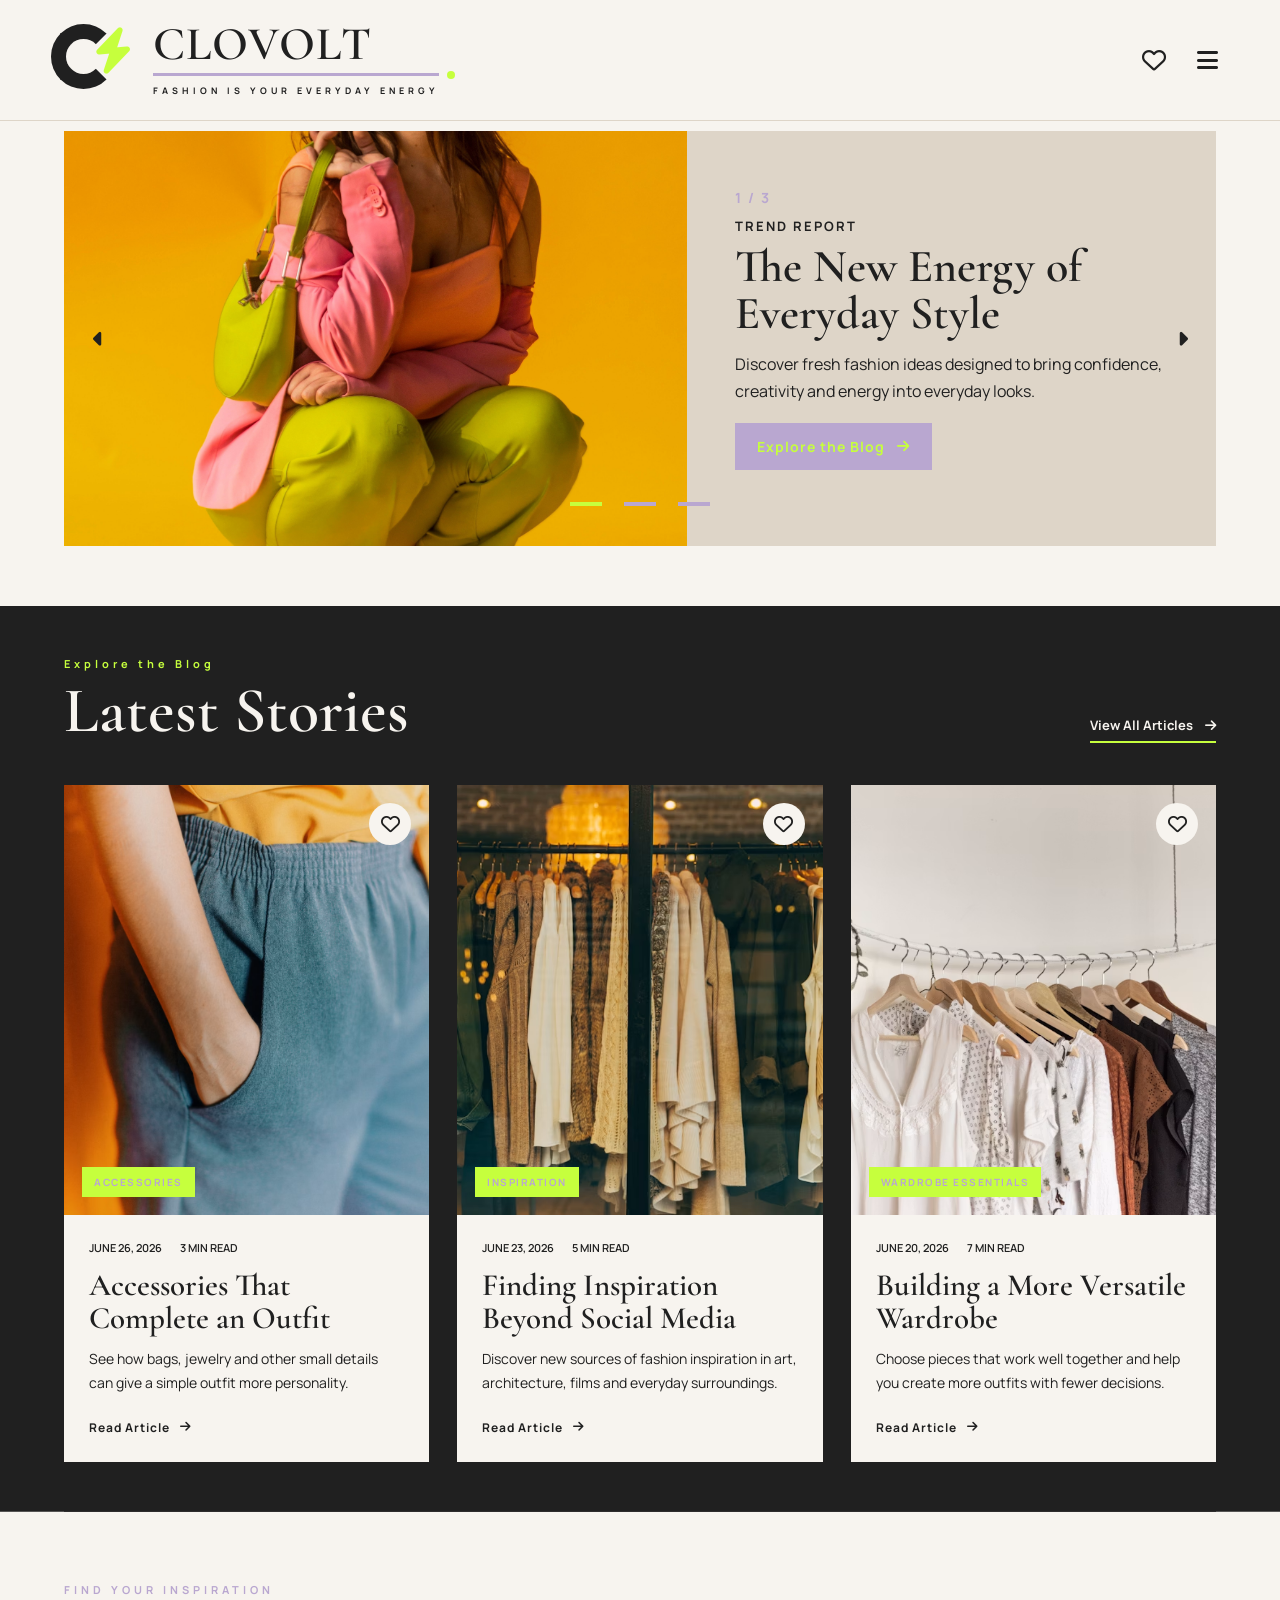
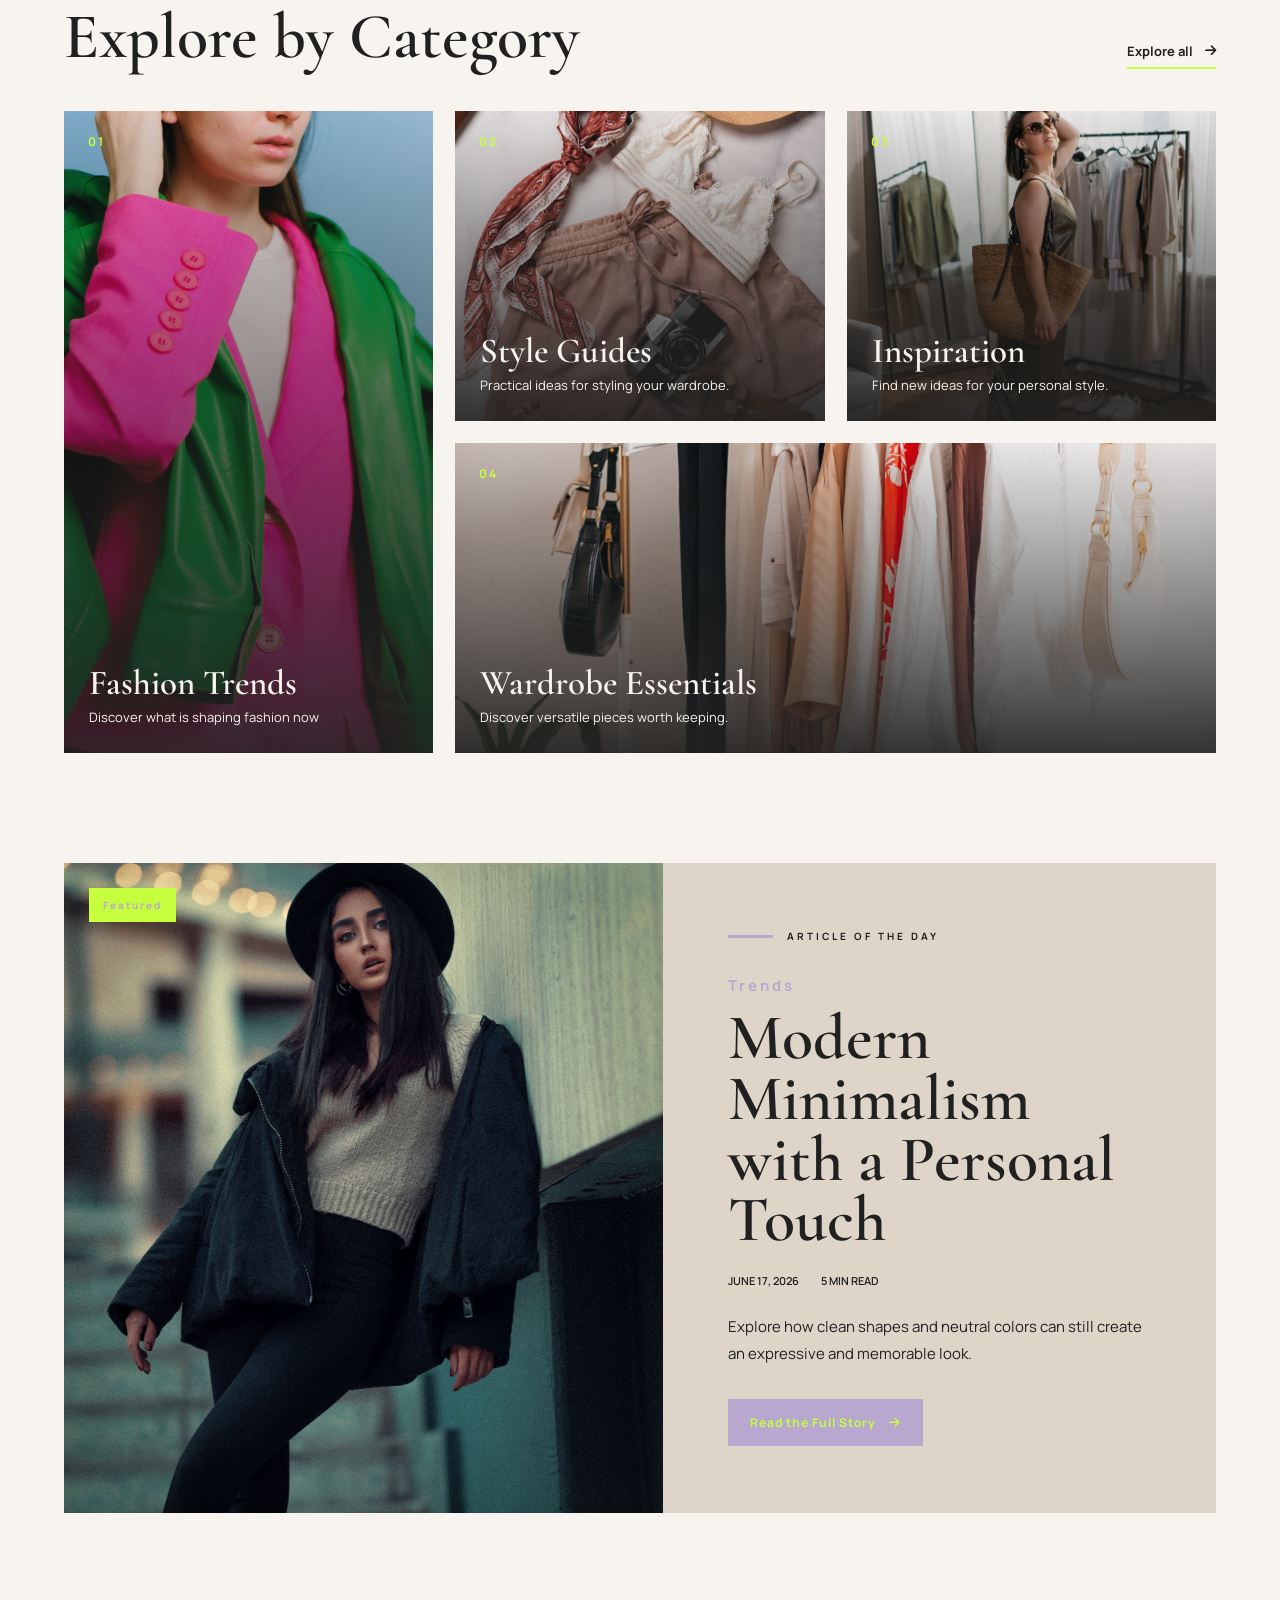
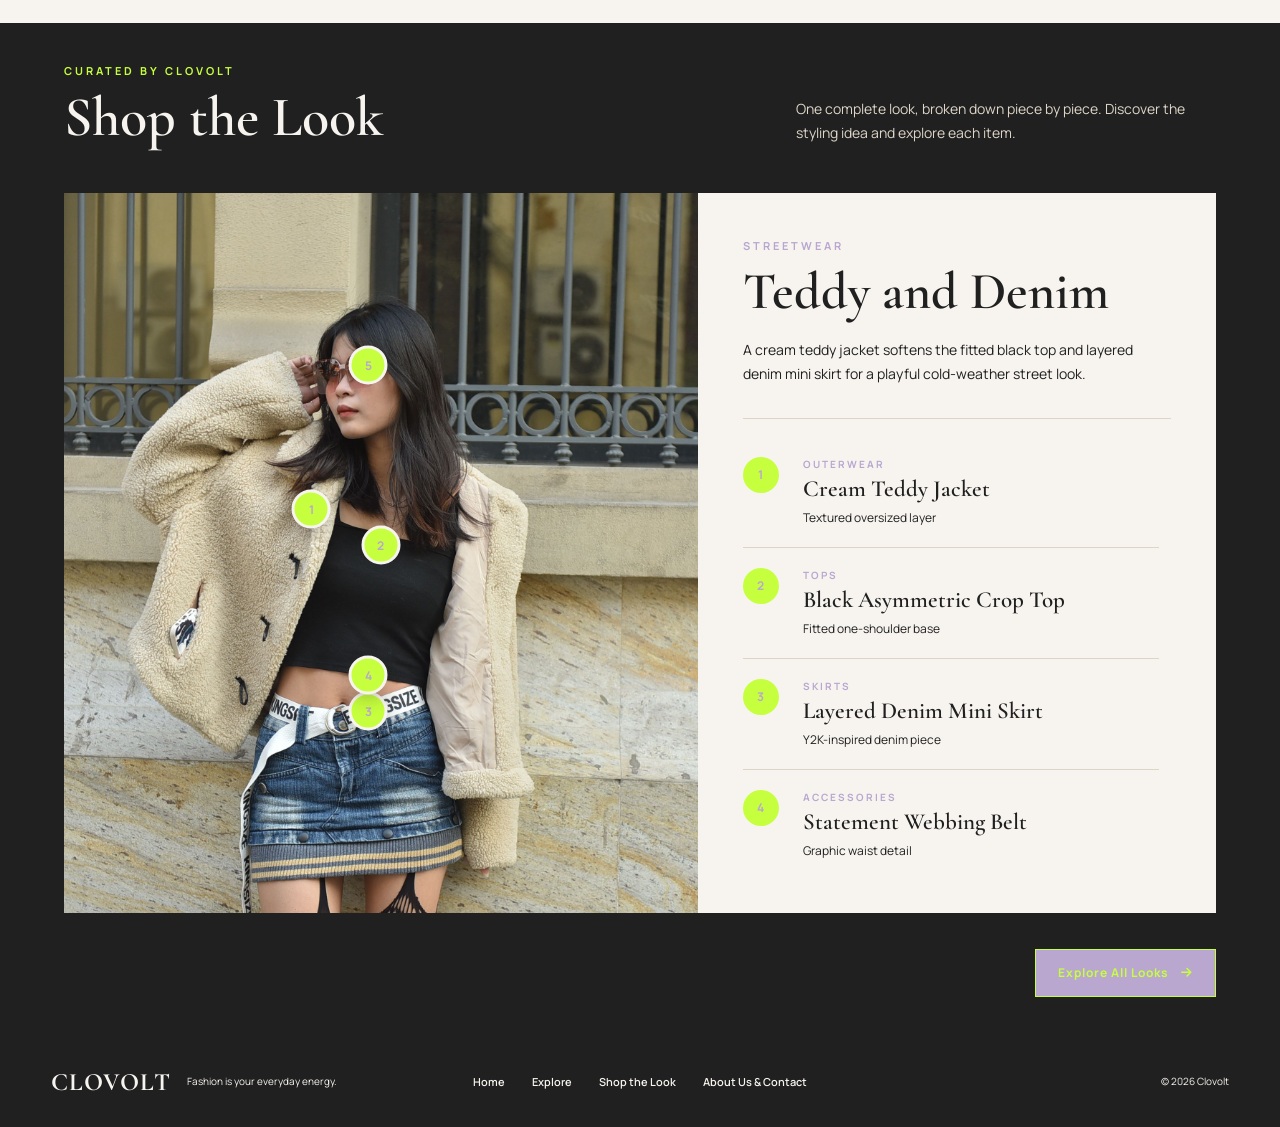
<file: index.html>
<!DOCTYPE html>
<html lang="en">
    <head>
        <meta charset="UTF-8">

        <meta
            name="viewport"
            content="width=device-width, initial-scale=1.0"
        >

        <meta
            name="description"
            content="Clovolt is a modern fashion blog featuring style inspiration, fashion stories and curated everyday looks."
        >

        <title>Clovolt | Fashion Blog</title>

        <link rel="preconnect" href="https://fonts.googleapis.com">

        <link
            rel="preconnect"
            href="https://fonts.gstatic.com"
            crossorigin
        >

        <link
            href="https://fonts.googleapis.com/css2?family=Cormorant+Garamond:wght@400;500;600;700&family=Manrope:wght@400;500;600;700&display=swap"
            rel="stylesheet"
        >

        <link
            rel="stylesheet"
            href="https://cdnjs.cloudflare.com/ajax/libs/font-awesome/6.7.2/css/all.min.css"
        >

        <link rel="stylesheet" href="css/style.css">
    </head>

    <body>
        <div id="header-container"></div>

        <main>
            <section
                class="hero-carousel"
                id="hero-carousel"
                aria-label="Featured fashion stories">

                <div class="carousel-slides">
                    <article class="carousel-slide active" aria-hidden="false">
                        <div class="slide-content">
                            <span class="slide-number">1 / 3</span>

                            <p class="slide-category">TREND REPORT</p>

                            <h1>The New Energy of Everyday Style</h1>

                            <p class="slide-description">
                                Discover fresh fashion ideas designed to bring
                                confidence, creativity and energy into everyday looks.
                            </p>

                            <a class="slide-link" href="explore.html">
                                Explore the Blog
                                <i
                                    class="fa-solid fa-arrow-right"
                                    aria-hidden="true"
                                ></i>
                            </a>
                        </div>

                        <div class="slide-image">
                            <img
                                src="images/hero/everyday-style.jpg"
                                alt="Everyday fashion style"
                                fetchpriority="high"
                            >
                        </div>
                    </article>

                    <article class="carousel-slide" aria-hidden="true" inert>
                        <div class="slide-content">
                            <span class="slide-number">2 / 3</span>

                            <p class="slide-category">STYLE GUIDE</p>

                            <h2>Build a Wardrobe That Feels Like You</h2>

                            <p class="slide-description">
                                Create versatile outfits by combining timeless
                                pieces with details that express your personality.
                            </p>

                            <a class="slide-link" href="explore.html">
                                Read the Guide
                                <i
                                    class="fa-solid fa-arrow-right"
                                    aria-hidden="true"
                                ></i>
                            </a>
                        </div>

                        <div class="slide-image">
                            <img
                                src="images/hero/personal-wardrobe.jpg"
                                alt="A curated modern wardrobe"
                            >
                        </div>
                    </article>

                    <article class="carousel-slide" aria-hidden="true" inert>
                        <div class="slide-content">
                            <span class="slide-number">3 / 3</span>

                            <p class="slide-category">SHOP THE LOOK</p>

                            <h2>Modern Minimalism, Styled Your Way</h2>

                            <p class="slide-description">
                                Explore a complete curated outfit and discover
                                the individual pieces behind the look.
                            </p>

                            <a class="slide-link" href="shop-the-look.html">
                                Shop the Look
                                <i
                                    class="fa-solid fa-arrow-right"
                                    aria-hidden="true"
                                ></i>
                            </a>
                        </div>

                        <div class="slide-image">
                            <img
                                src="images/hero/modern-minimalist.jpg"
                                alt="A modern minimalist outfit"
                            >
                        </div>
                    </article>
                </div>

                <button
                    class="carousel-arrow previous-slide"
                    type="button"
                    aria-label="Previous slide">

                    <i
                        class="fa-solid fa-caret-left"
                        aria-hidden="true"
                    ></i>
                </button>

                <button
                    class="carousel-arrow next-slide"
                    type="button"
                    aria-label="Next slide">

                    <i
                        class="fa-solid fa-caret-right"
                        aria-hidden="true"
                    ></i>
                </button>

                <div class="carousel-indicators" role="group" aria-label="Choose a slide">
                    <button
                        class="carousel-indicator active"
                        type="button"
                        data-slide-index="0"
                        aria-label="Show slide 1"
                        aria-current="true"
                    ></button>

                    <button
                        class="carousel-indicator"
                        type="button"
                        data-slide-index="1"
                        aria-label="Show slide 2"
                    ></button>

                    <button
                        class="carousel-indicator"
                        type="button"
                        data-slide-index="2"
                        aria-label="Show slide 3"
                    ></button>
                </div>
            </section>

            <section class="latest-posts">
                <div class="section-heading">
                    <div>
                        <p class="section-label section-label-dark">Explore the Blog</p>
                        <h2>Latest Stories</h2>
                    </div>

                    <a class="view-all-link" href="explore.html">
                        View All Articles
                        <i
                            class="fa-solid fa-arrow-right"
                            aria-hidden="true"
                        ></i>
                    </a>
                </div>

                <div class="articles-grid" id="latest-articles">
                    <p class="loading-message">
                        Loading latest articles...
                    </p>
                </div>
            </section>

            <section class="categories-section">
                <div class="section-heading">
                    <div>
                        <p class="section-label">FIND YOUR INSPIRATION</p>
                        <h2>Explore by Category</h2>
                    </div>

                    <a class="view-all-link" href="explore.html">
                        Explore all
                        <i
                            class="fa-solid fa-arrow-right"
                            aria-hidden="true"
                        ></i>
                    </a>
                </div>

                <div class="categories-grid">
                    <a
                        class="category-card category-card-large"
                        href="explore.html?category=Trends">

                        <img
                            src="images/categories/trends.jpg"
                            alt="Modern seasonal fashion trends."
                        >

                        <div class="category-content">
                            <span>01</span>

                            <h3>Fashion Trends</h3>

                            <p>Discover what is shaping fashion now</p>

                            <div class="category-arrow">
                                <i
                                    class="fa-solid fa-arrow-right"
                                    aria-hidden="true"
                                ></i>
                            </div>
                        </div>
                    </a>

                    <a
                        class="category-card"
                        href="explore.html?category=Style%20Guide">
                        
                        <img
                            src="images/categories/style-guides.jpg"
                            alt="Clothing prepared for a fashion style guide"
                        >

                        <div class="category-content">
                            <span>02</span>

                            <h3>Style Guides</h3>

                            <p>Practical ideas for styling your wardrobe.</p>

                            <div class="category-arrow">
                                <i
                                    class="fa-solid fa-arrow-right"
                                    aria-hidden="true"
                                ></i>
                            </div>
                        </div>
                    </a>

                    <a
                        class="category-card"
                        href="explore.html?category=Inspiration">

                        <img
                            src="images/categories/inspiration.jpg"
                            alt="Creative fashion and outfit inspiration."
                        >

                        <div class="category-content">
                            <span>03</span>

                            <h3>Inspiration</h3>

                            <p>Find new ideas for your personal style.</p>

                            <div class="category-arrow">
                                <i
                                    class="fa-solid fa-arrow-right"
                                    aria-hidden="true"
                                ></i>
                            </div>
                        </div>
                    </a>

                    <a
                        class="category-card category-card-wide"
                        href="explore.html?category=Wardrobe%20Essentials">

                        <img
                            src="images/categories/wardrobe-essentials.jpg"
                            alt="Versatile wardrobe essentials."
                        >

                        <div class="category-content">
                            <span>04</span>

                            <h3>Wardrobe Essentials</h3>

                            <p>Discover versatile pieces worth keeping.</p>

                            <div class="category-arrow">
                                <i
                                    class="fa-solid fa-arrow-right"
                                    aria-hidden="true"
                                ></i>
                            </div>
                        </div>
                    </a>
                </div>
            </section>

            <section class="article-of-day" id="article-of-day">
                <p class="loading-message">Loading article of the day...</p>
            </section>

            <section class="shop-look-preview">
                <div class="shop-look-heading">
                    <div>
                        <p class="section-label section-label-dark">CURATED BY CLOVOLT</p>
                        <h2>Shop the Look</h2>
                    </div>

                    <p class="shop-look-intro">
                        One complete look, broken down piece by piece.
                        Discover the styling idea and explore each item.
                    </p>
                </div>

                <div class="featured-look" id="featured-look">
                    <p class="loading-message">Loading today's look...</p>
                </div>

                <div class="shop-look-action">
                    <a href="shop-the-look.html" class="shop-look-button">
                        Explore All Looks
                        <i 
                            class="fa-solid fa-arrow-right"
                            aria-hidden="true">
                        </i>
                    </a>
                </div>
            </section>
        </main>

        <div id="footer-container"></div>

        <script src="js/header.js"></script>
        <script src="js/footer.js"></script>
        <script type="module" src="js/main.js"></script>
    </body>
</html>
</file>
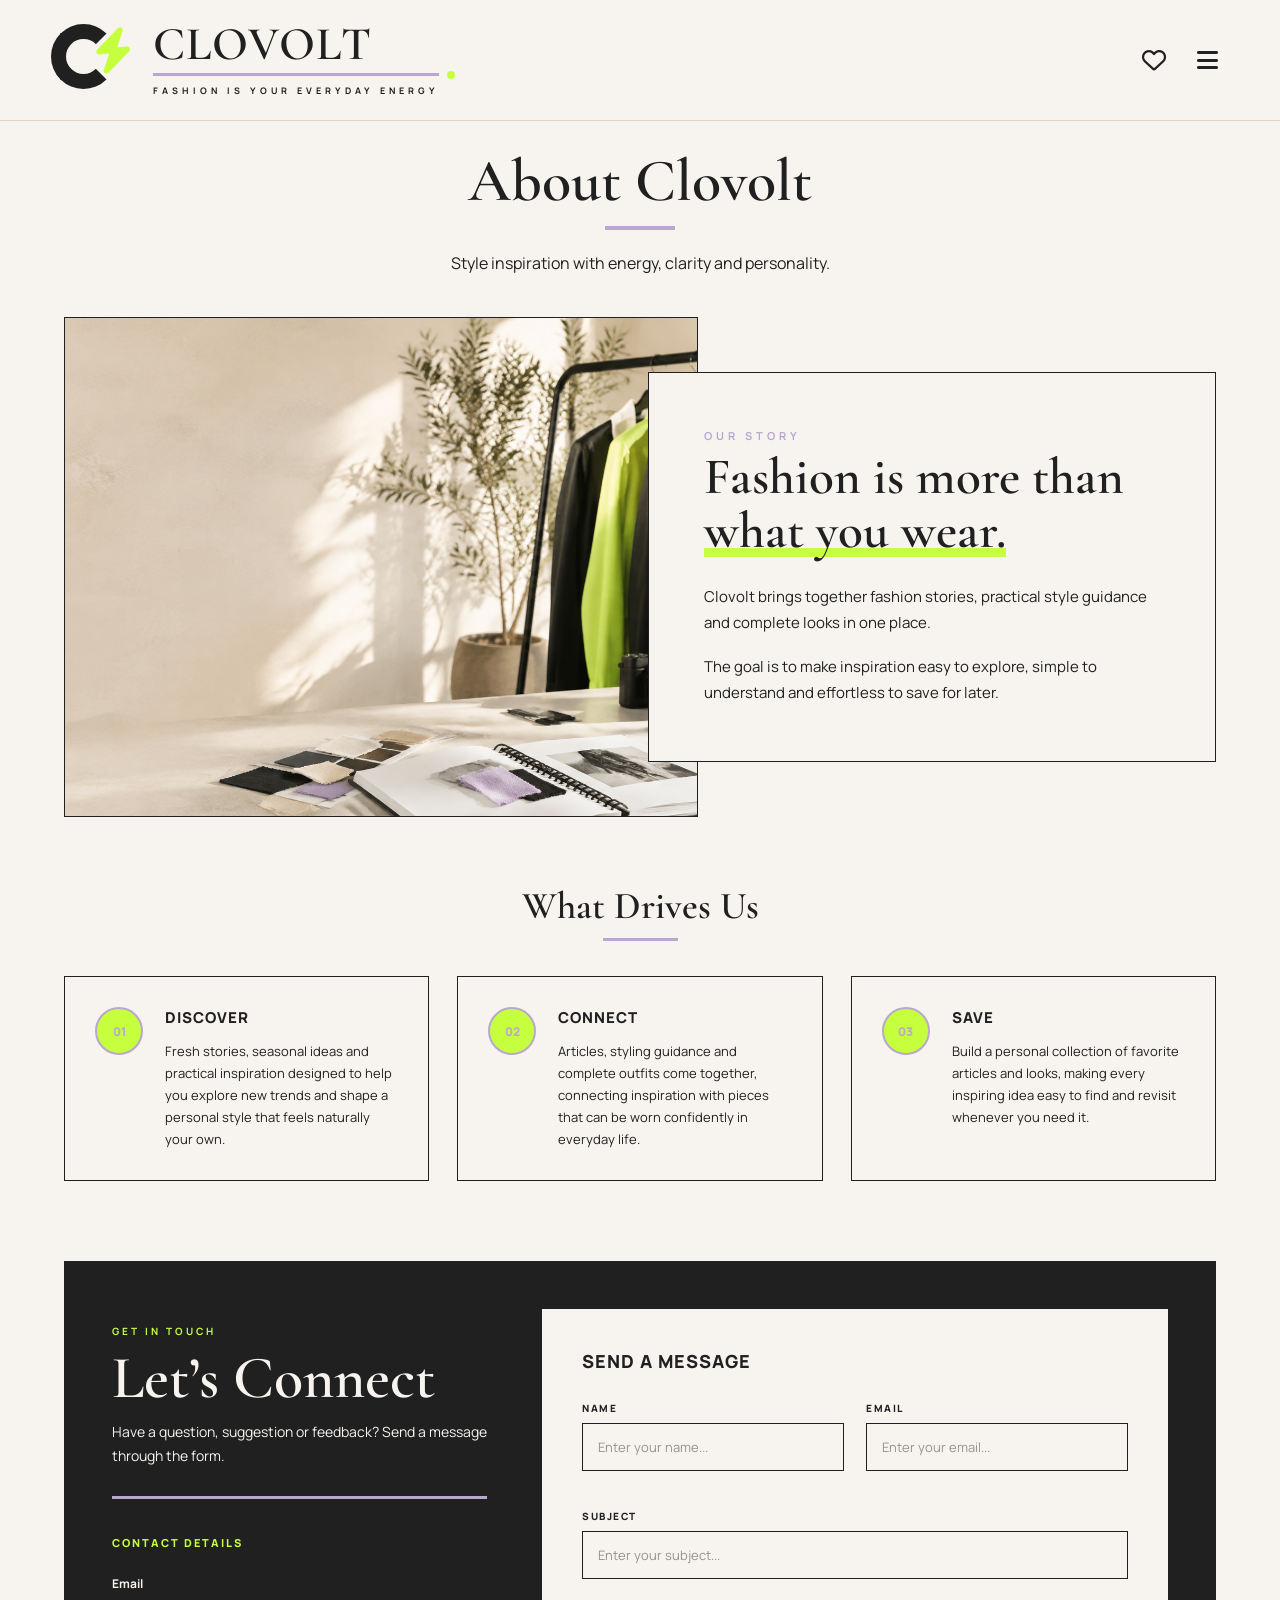
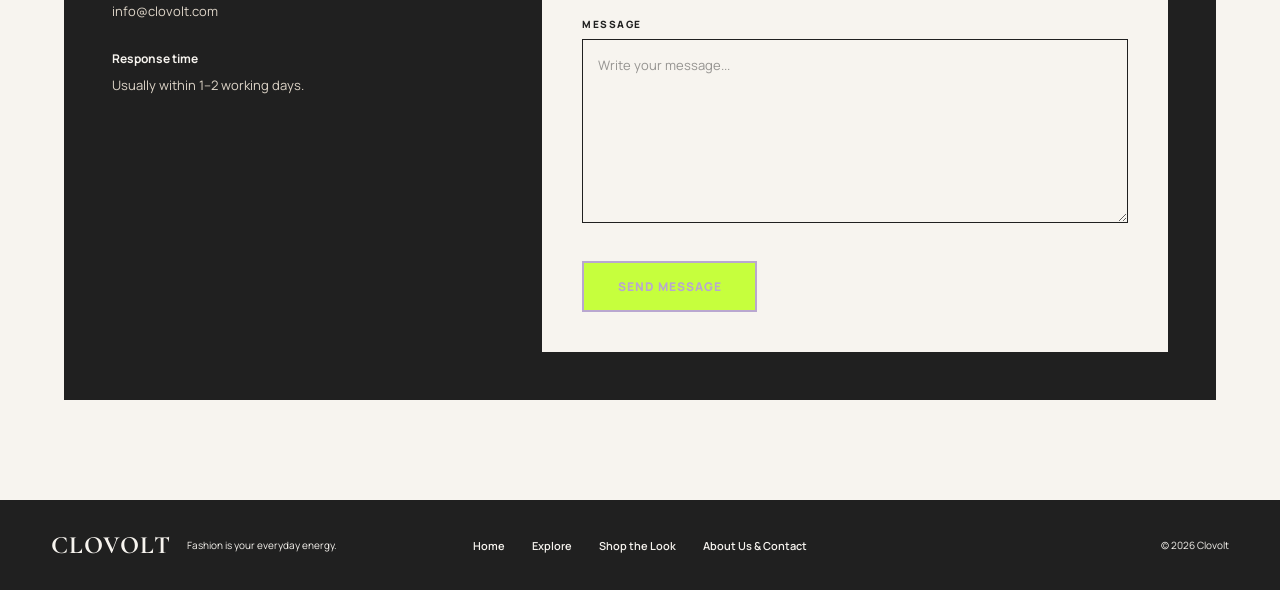
<file: about-contact.html>
<!DOCTYPE html>
<html lang="en">
    <head>
        <meta charset="UTF-8">

        <meta
            name="viewport"
            content="width=device-width, initial-scale=1.0"
        >

        <meta
            name="description"
            content="Learn more about Clovolt, its approach to everyday fashion and how to contact the Clovolt team."
        >

        <title>Clovolt | About Us &amp; Contact</title>

        <link rel="preconnect" href="https://fonts.googleapis.com">

        <link
            rel="preconnect"
            href="https://fonts.gstatic.com"
            crossorigin
        >

        <link
            href="https://fonts.googleapis.com/css2?family=Cormorant+Garamond:wght@400;500;600;700&family=Manrope:wght@400;500;600;700&display=swap"
            rel="stylesheet"
        >

        <link
            rel="stylesheet"
            href="https://cdnjs.cloudflare.com/ajax/libs/font-awesome/6.7.2/css/all.min.css"
        >

        <link rel="stylesheet" href="css/style.css">
    </head>

    <body>
        <div id="header-container"></div>

        <main class="about-contact-page">
            <section class="page-introduction">
                <h1>About Clovolt</h1>

                <div 
                    class="page-title-line page-title-line-lavender" 
                    aria-hidden="true"
                ></div>

                <p class="page-description">
                    Style inspiration with energy, clarity and personality.
                </p>
            </section>

            <section
                class="about-story"
                aria-labelledby="about-story-heading">

                <figure class="about-story-media">
                    <img
                        class="about-story-image"
                        src="images/about-photo.png"
                        alt="Everyday fashion styling reflecting Clovolt's creative identity"
                    >
                </figure>

                <div class="about-story-content">
                    <p class="section-label">OUR STORY</p>

                    <h2 id="about-story-heading">
                        Fashion is more than
                        <span class="about-story-highlight">
                            what you wear.
                        </span>
                    </h2>

                    <p>
                        Clovolt brings together fashion stories, practical style
                        guidance and complete looks in one place.
                    </p>

                    <p>
                        The goal is to make inspiration easy to explore,
                        simple to understand and effortless to save for later.
                    </p>
                </div>
            </section>

            <section
                class="about-values"
                aria-labelledby="about-values-heading">

                <div class="about-values-heading">
                    <h2 id="about-values-heading">What Drives Us</h2>

                    <div class="about-values-line" aria-hidden="true"></div>
                </div>

                <ol class="about-values-grid">
                    <li class="about-value-card">
                        <span
                            class="about-value-number"
                            aria-hidden="true">

                            01
                        </span>

                        <div class="about-value-content">
                            <h3>Discover</h3>

                            <p>
                                Fresh stories, seasonal ideas and practical inspiration
                                designed to help you explore new trends and shape a
                                personal style that feels naturally your own.
                            </p>
                        </div>
                    </li>

                    <li class="about-value-card">
                        <span
                            class="about-value-number"
                            aria-hidden="true">

                            02
                        </span>

                        <div class="about-value-content">
                            <h3>Connect</h3>

                            <p>
                                Articles, styling guidance and complete outfits come
                                together, connecting inspiration with pieces that can
                                be worn confidently in everyday life.
                            </p>
                        </div>
                    </li>

                    <li class="about-value-card">
                        <span
                            class="about-value-number"
                            aria-hidden="true">

                            03
                        </span>

                        <div class="about-value-content">
                            <h3>Save</h3>

                            <p>
                                Build a personal collection of favorite articles and
                                looks, making every inspiring idea easy to find and
                                revisit whenever you need it. 
                            </p>
                        </div>
                    </li>
                </ol>
            </section>

            <section
                class="contact-section"
                aria-labelledby="contact-heading">

                <div class="contact-information">
                    <p class="contact-section-label">GET IN TOUCH</p>

                    <h2 id="contact-heading">Let’s Connect</h2>

                    <p class="contact-introduction">
                        Have a question, suggestion or feedback?
                        Send a message through the form.
                    </p>

                    <div class="contact-information-line" aria-hidden="true"></div>

                    <div class="contact-details">
                        <h3>Contact Details</h3>

                        <div class="contact-detail">
                            <p class="contact-detail-label">Email</p>

                            <a href="mailto:info@clovolt.com">
                                info@clovolt.com
                            </a>
                        </div>

                        <div class="contact-detail">
                            <p class="contact-detail-label">Response time</p>

                            <p>Usually within 1–2 working days.</p>
                        </div>
                    </div>
                </div>

                <div class="contact-form-container">
                    <h2>Send a Message</h2>

                    <form
                        class="contact-form"
                        id="contact-form"
                        novalidate>

                        <div class="contact-form-row">
                            <div class="contact-form-field">
                                <label for="contact-name">Name</label>

                                <input
                                    type="text"
                                    id="contact-name"
                                    name="name"
                                    placeholder="Enter your name..."
                                    autocomplete="name"
                                    maxlength="80"
                                    aria-describedby="contact-name-error"
                                    required
                                >

                                <p
                                    class="contact-form-error"
                                    id="contact-name-error"
                                    aria-live="polite">
                                </p>
                            </div>

                            <div class="contact-form-field">
                                <label for="contact-email">Email</label>

                                <input
                                    type="email"
                                    id="contact-email"
                                    name="email"
                                    placeholder="Enter your email..."
                                    autocomplete="email"
                                    maxlength="120"
                                    aria-describedby="contact-email-error"
                                    required
                                >

                                <p
                                    class="contact-form-error"
                                    id="contact-email-error"
                                    aria-live="polite">
                                </p>
                            </div>
                        </div>

                        <div class="contact-form-field">
                            <label for="contact-subject">Subject</label>

                            <input
                                type="text"
                                id="contact-subject"
                                name="subject"
                                placeholder="Enter your subject..."
                                maxlength="120"
                                aria-describedby="contact-subject-error"
                                required
                            >

                            <p
                                class="contact-form-error"
                                id="contact-subject-error"
                                aria-live="polite">
                            </p>
                        </div>

                        <div class="contact-form-field">
                            <label for="contact-message">Message</label>

                            <textarea
                                id="contact-message"
                                name="message"
                                rows="7"
                                placeholder="Write your message..."
                                maxlength="1500"
                                aria-describedby="contact-message-error"
                                required
                            ></textarea>

                            <p
                                class="contact-form-error"
                                id="contact-message-error"
                                aria-live="polite">
                            </p>
                        </div>

                        <button
                            class="contact-submit-button"
                            id="contact-submit-button"
                            type="submit">

                            <span id="contact-submit-text">Send Message</span>
                        </button>

                        <p
                            class="contact-form-status"
                            id="contact-form-status"
                            role="status"
                            aria-live="polite"
                            hidden>
                        </p>
                    </form>
                </div>
            </section>
        </main>

        <div id="footer-container"></div>

        <script src="js/header.js"></script>
        <script src="js/footer.js"></script>
        <script src="js/about-contact.js"></script>
    </body>
</html>
</file>
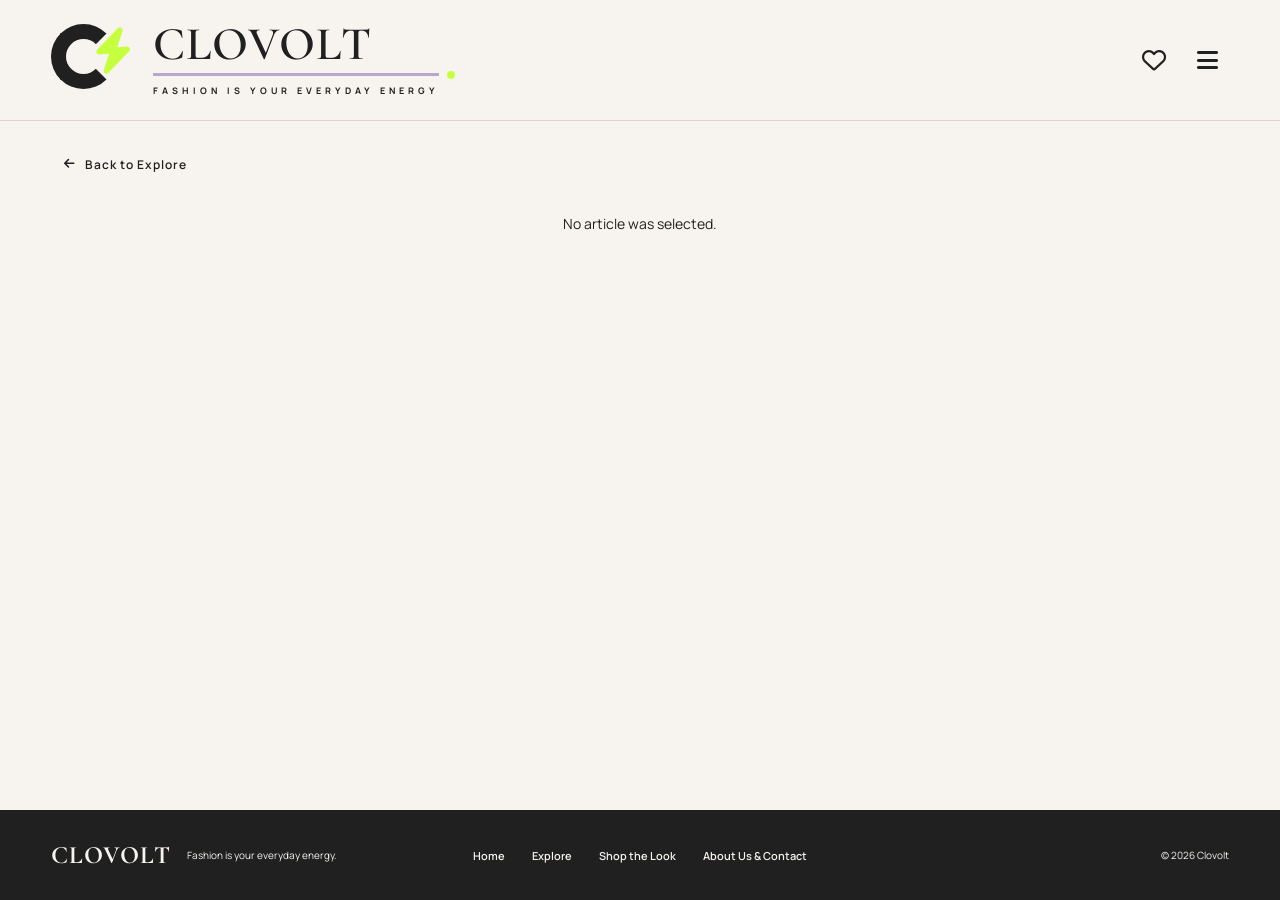
<file: article.html>
<!DOCTYPE html>
<html lang="en">
    <head>
        <meta charset="UTF-8">

        <meta 
            name="viewport" 
            content="width=device-width, initial-scale=1.0"
        >

        <meta 
            name="description"
            content="Read the latest fashion stories, style guides and inspiration from Clovolt."
        >

        <title>Clovolt | Article</title>

        <link rel="preconnect" href="https://fonts.googleapis.com">

        <link rel="preconnect" href="https://fonts.gstatic.com" crossorigin>

        <link
            rel="stylesheet"
            href="https://fonts.googleapis.com/css2?family=Cormorant+Garamond:wght@400;500;600;700&family=Manrope:wght@400;500;600;700&display=swap"
        >

        <link
            rel="stylesheet"
            href="https://cdnjs.cloudflare.com/ajax/libs/font-awesome/6.7.2/css/all.min.css"
        >

        <link rel="stylesheet" href="css/style.css">
    </head>

    <body>
        <div id="header-container"></div>

        <main class="detail-page">
            <a class="article-detail-back-link" href="explore.html">
                <i class="fa-solid fa-arrow-left" aria-hidden="true"></i>

                Back to Explore
            </a>

            <div class="article-detail-content">
                <p class="loading-message">
                    Loading article...
                </p>
            </div>
        </main>

        <div id="footer-container"></div>

        <script src="js/header.js"></script>
        <script src="js/footer.js"></script>
        <script type="module" src="js/article.js"></script>
    </body>
</html>
</file>
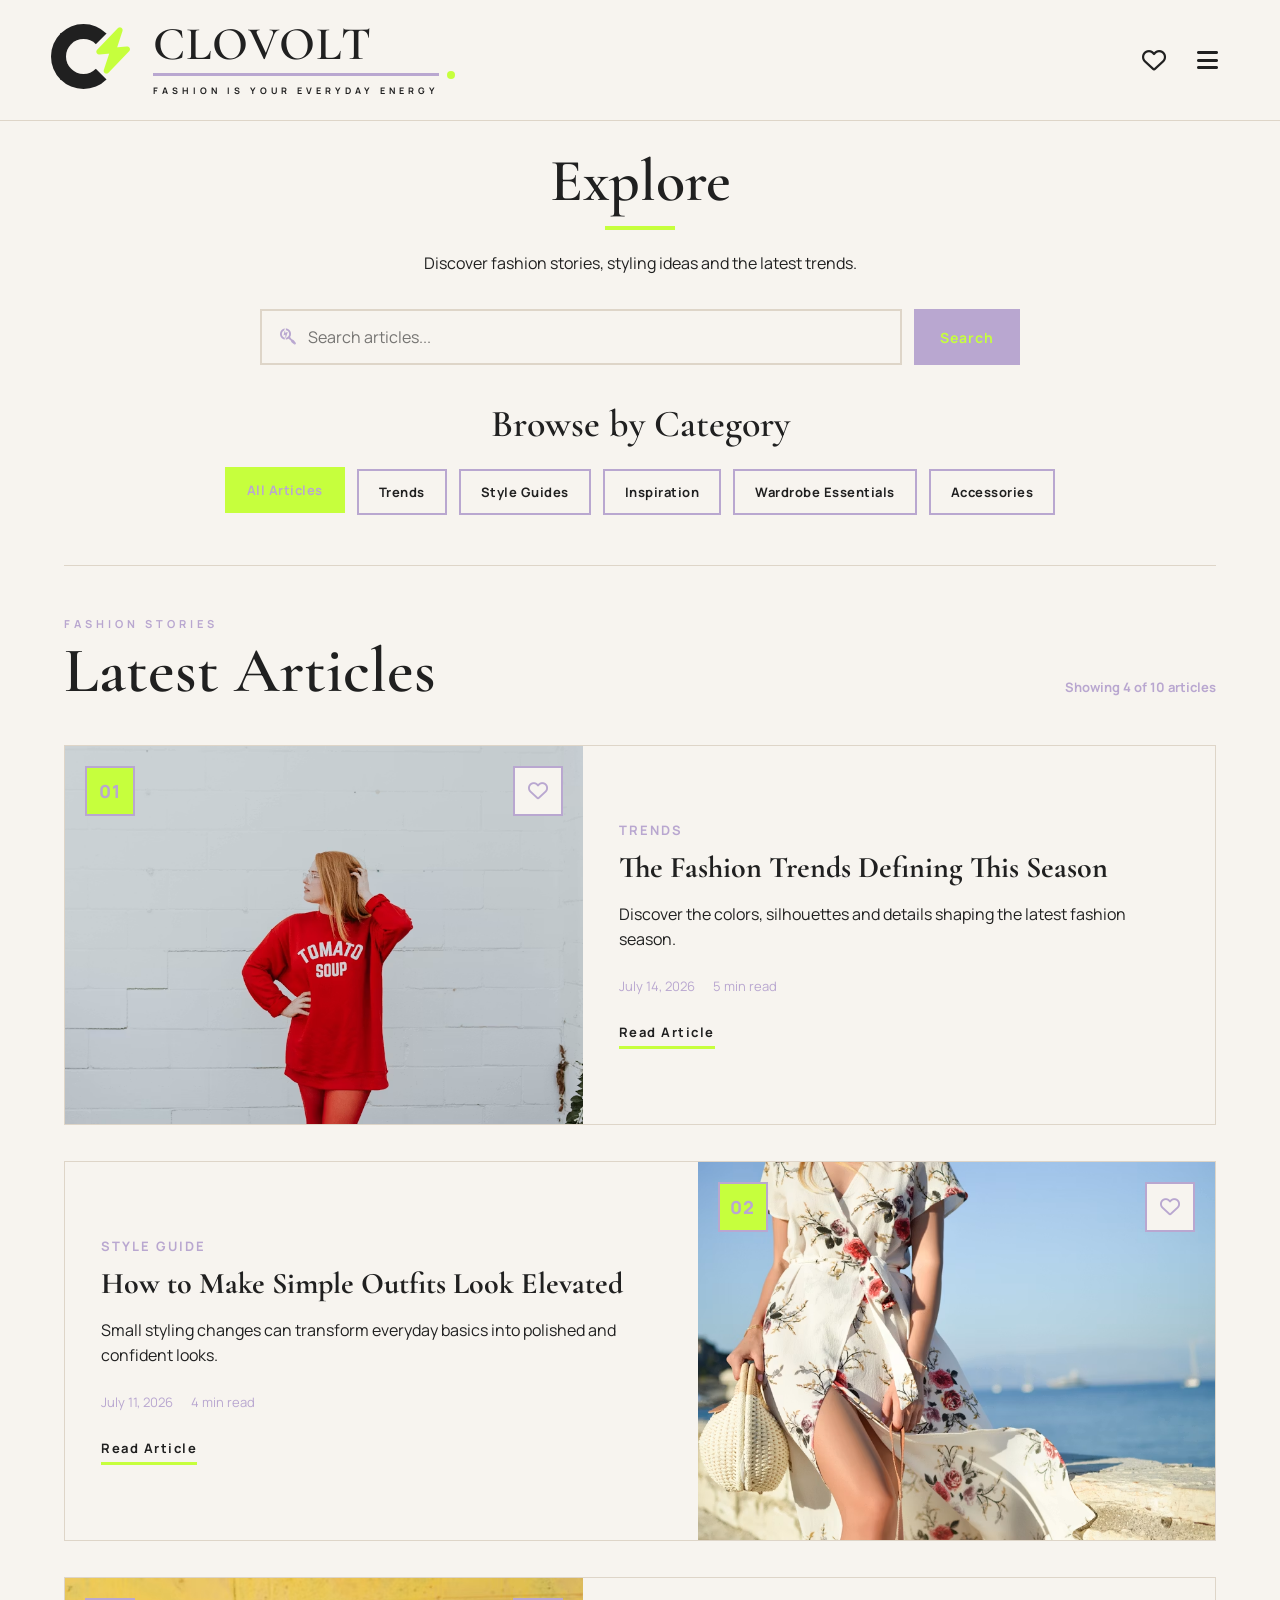
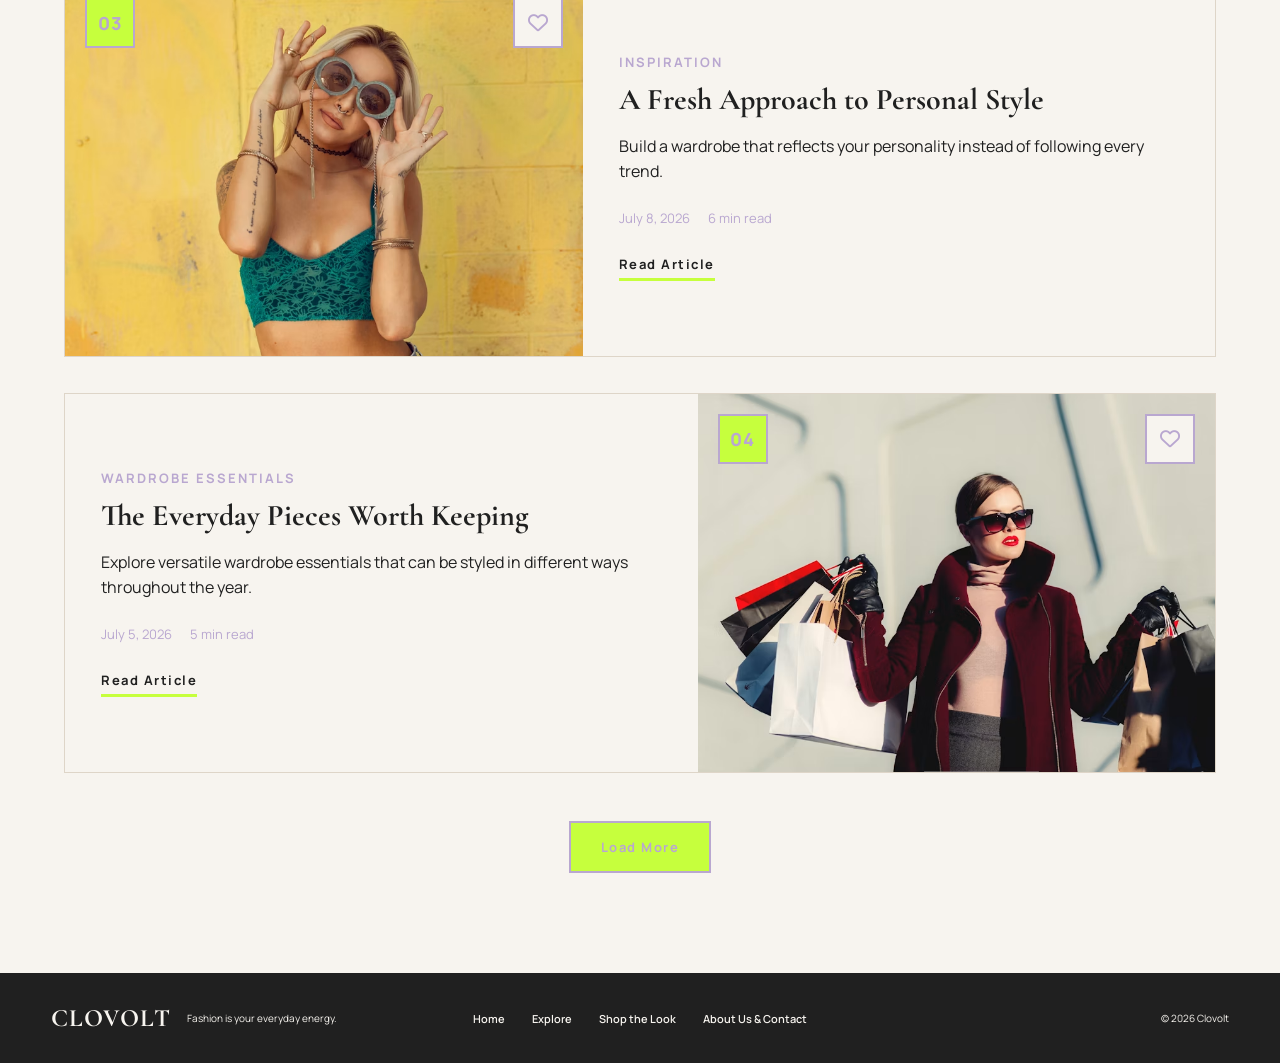
<file: explore.html>
<!DOCTYPE html>
<html lang="en">
    <head>
        <meta charset="UTF-8">

        <meta
            name="viewport"
            content="width=device-width, initial-scale=1.0"
        >

        <meta
            name="description"
            content="Explore Clovolt fashion stories, styling ideas, wardrobe inspiration and the latest trends."
        >

        <title>Clovolt | Explore</title>

        <link rel="preconnect" href="https://fonts.googleapis.com">

        <link
            rel="preconnect"
            href="https://fonts.gstatic.com"
            crossorigin
        >

        <link
            href="https://fonts.googleapis.com/css2?family=Cormorant+Garamond:wght@400;500;600;700&family=Manrope:wght@400;500;600;700&display=swap"
            rel="stylesheet"
        >

        <link
            rel="stylesheet"
            href="https://cdnjs.cloudflare.com/ajax/libs/font-awesome/6.7.2/css/all.min.css"
        >
        
        <link rel="stylesheet" href="css/style.css">
    </head>

    <body>
        <div id="header-container"></div>

        <main>
            <section class="page-introduction">
                <h1>Explore</h1>

                <div class="page-title-line" aria-hidden="true"></div>

                <p class="page-description">
                    Discover fashion stories, styling ideas and the latest trends.
                </p>

                <form class="content-search" id="article-search" role="search">
                    <div class="search-field">
                        <i
                            class="fa-brands fa-searchengin"
                            aria-hidden="true"
                        ></i>

                        <input
                            type="search"
                            id="article-search-input"
                            name="search"
                            placeholder="Search articles..."
                            aria-label="Search articles"
                            autocomplete="off"
                        >
                    </div>

                    <button class="search-button" type="submit">Search</button>
                </form>
            </section>

            <section class="content-filters" aria-labelledby="category-filter-heading">
                <h2 id="category-filter-heading">Browse by Category</h2>

                <div
                    class="filter-list"
                    role="group"
                    aria-label="Filter articles by category">

                    <button
                        class="filter-button active"
                        type="button"
                        data-category="all"
                        aria-pressed="true">

                        All Articles
                    </button>

                    <button
                        class="filter-button"
                        type="button"
                        data-category="Trends"
                        aria-pressed="false">

                        Trends
                    </button>

                    <button
                        class="filter-button"
                        type="button"
                        data-category="Style Guide"
                        aria-pressed="false">

                        Style Guides
                    </button>

                    <button
                        class="filter-button"
                        type="button"
                        data-category="Inspiration"
                        aria-pressed="false">

                        Inspiration
                    </button>

                    <button
                        class="filter-button"
                        type="button"
                        data-category="Wardrobe Essentials"
                        aria-pressed="false">

                        Wardrobe Essentials
                    </button>

                    <button
                        class="filter-button"
                        type="button"
                        data-category="Accessories"
                        aria-pressed="false">

                        Accessories
                    </button>
                </div>
            </section>

            <section class="results-section" aria-labelledby="articles-heading">
                <div class="section-heading">
                    <div>
                        <p class="section-label">FASHION STORIES</p>

                        <h2 id="articles-heading">Latest Articles</h2>
                    </div>

                    <p
                        class="results-count"
                        id="articles-result-count"
                        aria-live="polite"
                    ></p>
                </div>

                <div class="explore-articles-grid" id="explore-articles-grid">
                    <p class="loading-message">Loading articles...</p>
                </div>

                <p 
                    class="no-results-message" 
                    id="no-results-message" 
                    role="status"
                    hidden>

                    No articles match your search.
                </p>

                <div 
                    class="load-more-container"
                    id="load-more-container"
                    hidden>
                    
                    <button
                        class="load-more-button"
                        id="load-more-button"
                        type="button">

                        Load More
                    </button>
                </div>
            </section>
        </main>

        <div id="footer-container"></div>

        <script src="js/header.js"></script>
        <script src="js/footer.js"></script>
        <script type="module" src="js/explore.js"></script>
    </body>
</html>
</file>
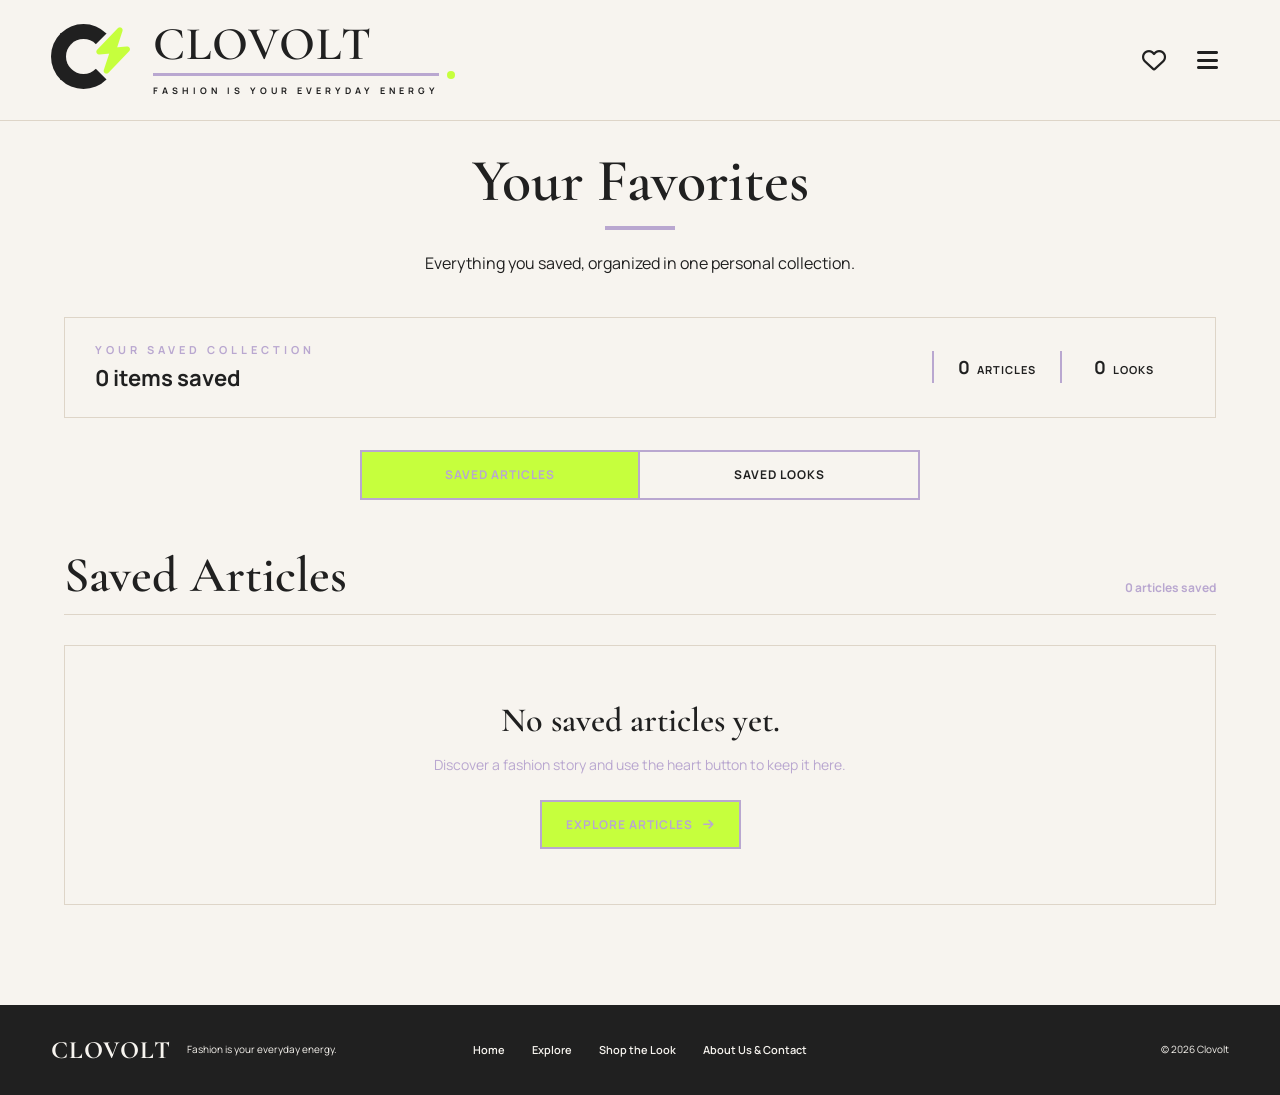
<file: favorites.html>
<!DOCTYPE html>
<html lang="en">
    <head>
        <meta charset="UTF-8">

        <meta
            name="viewport"
            content="width=device-width, initial-scale=1.0"
        >

        <meta
            name="description"
            content="View and manage the Clovolt articles and looks you have saved."
        >

        <title>Clovolt | Favorites</title>

        <link rel="preconnect" href="https://fonts.googleapis.com">

        <link
            rel="preconnect"
            href="https://fonts.gstatic.com"
            crossorigin
        >

        <link
            href="https://fonts.googleapis.com/css2?family=Cormorant+Garamond:wght@400;500;600;700&family=Manrope:wght@400;500;600;700&display=swap"
            rel="stylesheet"
        >

        <link
            rel="stylesheet"
            href="https://cdnjs.cloudflare.com/ajax/libs/font-awesome/6.7.2/css/all.min.css"
        >

        <link rel="stylesheet" href="css/style.css">
    </head>

    <body>
        <div id="header-container"></div>

        <main class="favorites-page">
            <section class="page-introduction page-introduction-contained">
                <h1>Your Favorites</h1>

                <div
                    class="page-title-line page-title-line-lavender"
                    aria-hidden="true">
                </div>

                <p class="page-description page-description-wide">
                    Everything you saved, organized in one personal collection.
                </p>
            </section>

            <section
                class="favorites-summary"
                aria-labelledby="favorites-summary-title">

                <div class="favorites-summary-main">
                    <p class="section-label">
                        YOUR SAVED COLLECTION
                    </p>

                    <h2
                        class="favorites-total-count"
                        id="favorites-summary-title"
                        aria-live="polite">

                        0 items saved
                    </h2>
                </div>

                <div
                    class="favorites-summary-counts"
                    role="group"
                    aria-label="Saved collection totals">

                    <p>
                        <strong id="favorite-articles-count">0</strong>
                        <span>Articles</span>
                    </p>

                    <p>
                        <strong id="favorite-looks-count">0</strong>
                        <span>Looks</span>
                    </p>
                </div>
            </section>

            <div
                class="favorites-tabs"
                role="tablist"
                aria-label="Choose a favorites collection">

                <button
                    class="favorites-tab active"
                    id="saved-articles-tab"
                    type="button"
                    role="tab"
                    data-tab="articles"
                    aria-controls="saved-articles-panel"
                    aria-selected="true">

                    Saved Articles
                </button>

                <button
                    class="favorites-tab"
                    id="saved-looks-tab"
                    type="button"
                    role="tab"
                    data-tab="looks"
                    aria-controls="saved-looks-panel"
                    aria-selected="false"
                    tabindex="-1">

                    Saved Looks
                </button>
            </div>

            <section
                class="favorites-panel"
                id="saved-articles-panel"
                role="tabpanel"
                aria-labelledby="saved-articles-tab">

                <div class="section-heading favorites-section-heading">
                    <h2>Saved Articles</h2>

                    <p
                        class="favorites-panel-count"
                        id="saved-articles-panel-count"
                        aria-live="polite">
                    </p>
                </div>

                <div
                    class="articles-grid"
                    id="saved-articles-grid">
                </div>
            </section>

            <section
                class="favorites-panel"
                id="saved-looks-panel"
                role="tabpanel"
                aria-labelledby="saved-looks-tab"
                hidden>

                <div class="section-heading favorites-section-heading">
                    <h2>Saved Looks</h2>

                    <p
                        class="favorites-panel-count"
                        id="saved-looks-panel-count"
                        aria-live="polite">
                    </p>
                </div>

                <div
                    class="shop-look-grid"
                    id="saved-looks-grid">
                </div>
            </section>
        </main>

        <div id="footer-container"></div>

        <script src="js/header.js"></script>
        <script src="js/footer.js"></script>

        <script
            type="module"
            src="js/favorites-page.js">
        </script>
    </body>
</html>
</file>
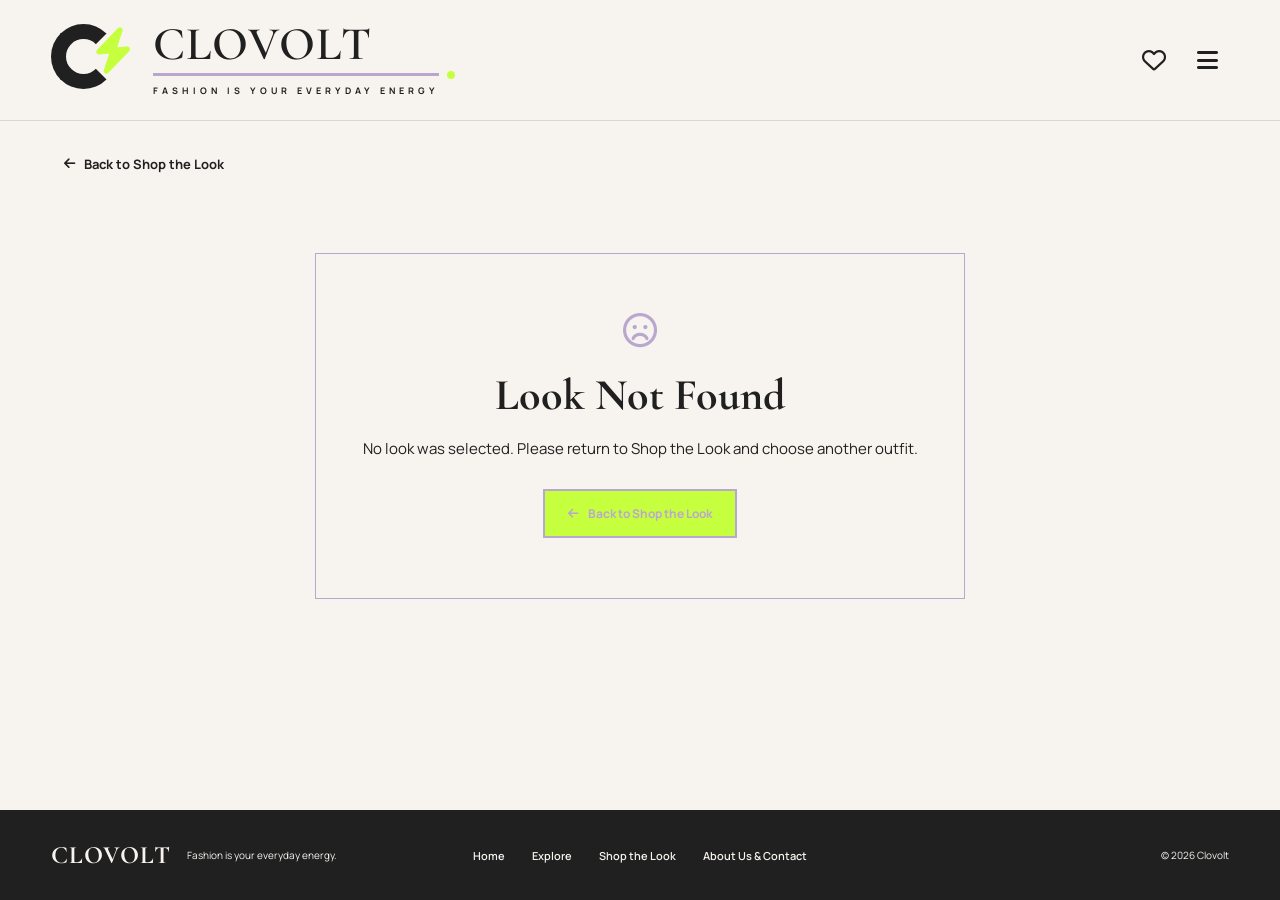
<file: look.html>
<!DOCTYPE html>
<html lang="en">
    <head>
        <meta charset="UTF-8">

        <meta
            name="viewport"
            content="width=device-width, initial-scale=1.0"
        >

        <meta
            name="description"
            content="Explore a complete Clovolt outfit and discover every product behind the look."
        >

        <title>Clovolt | Look</title>

        <link rel="preconnect" href="https://fonts.googleapis.com">

        <link
            rel="preconnect"
            href="https://fonts.gstatic.com"
            crossorigin
        >

        <link
            href="https://fonts.googleapis.com/css2?family=Cormorant+Garamond:wght@400;500;600;700&family=Manrope:wght@400;500;600;700&display=swap"
            rel="stylesheet"
        >

        <link
            rel="stylesheet"
            href="https://cdnjs.cloudflare.com/ajax/libs/font-awesome/6.7.2/css/all.min.css"
        >

        <link rel="stylesheet" href="css/style.css">
    </head>

    <body>
        <div id="header-container"></div>

        <main class="detail-page">
            <a class="look-back-link" href="shop-the-look.html">
                <i
                    class="fa-solid fa-arrow-left"
                    aria-hidden="true">
                </i>

                Back to Shop the Look
            </a>

            <div
                class="look-detail-content"
                aria-live="polite">

                <p class="loading-message">
                    Loading look...
                </p>
            </div>
        </main>

        <div id="footer-container"></div>

        <script src="js/header.js"></script>
        <script src="js/footer.js"></script>
        <script type="module" src="js/look.js"></script>
    </body>
</html>
</file>
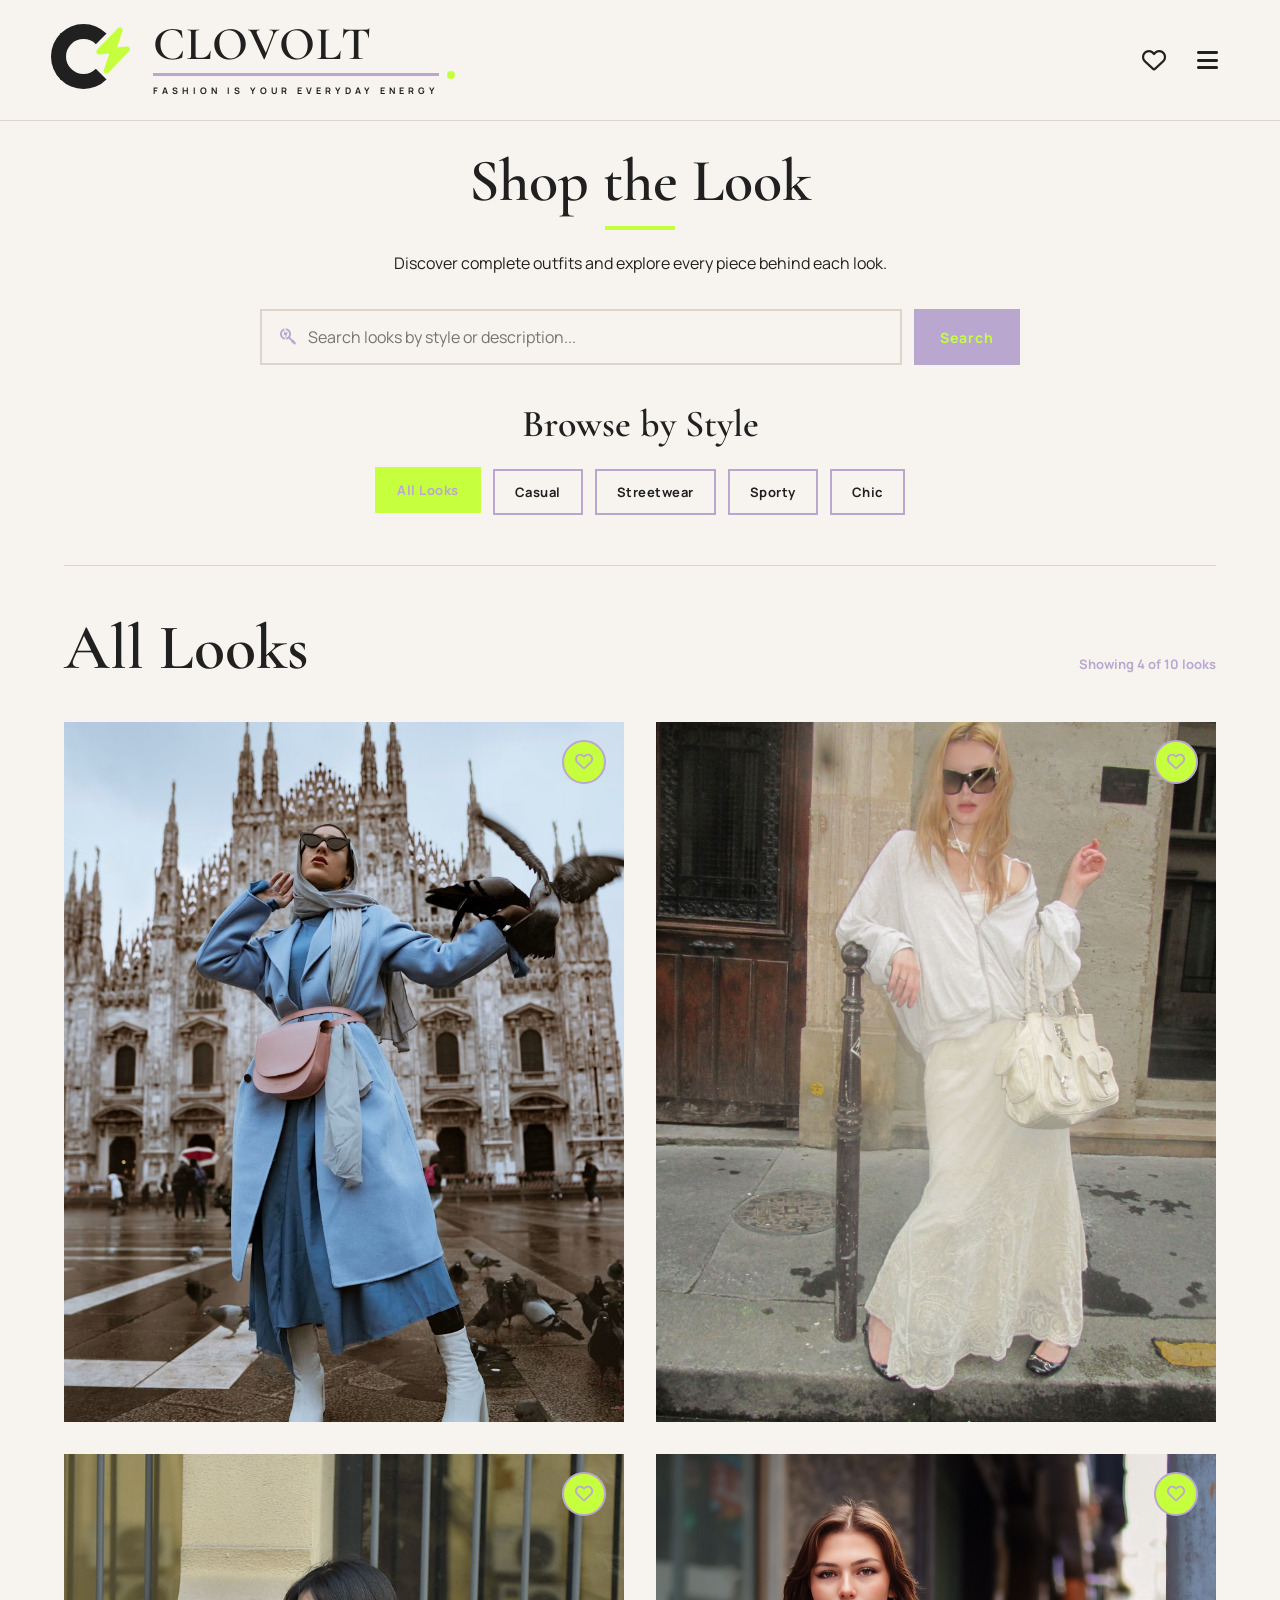
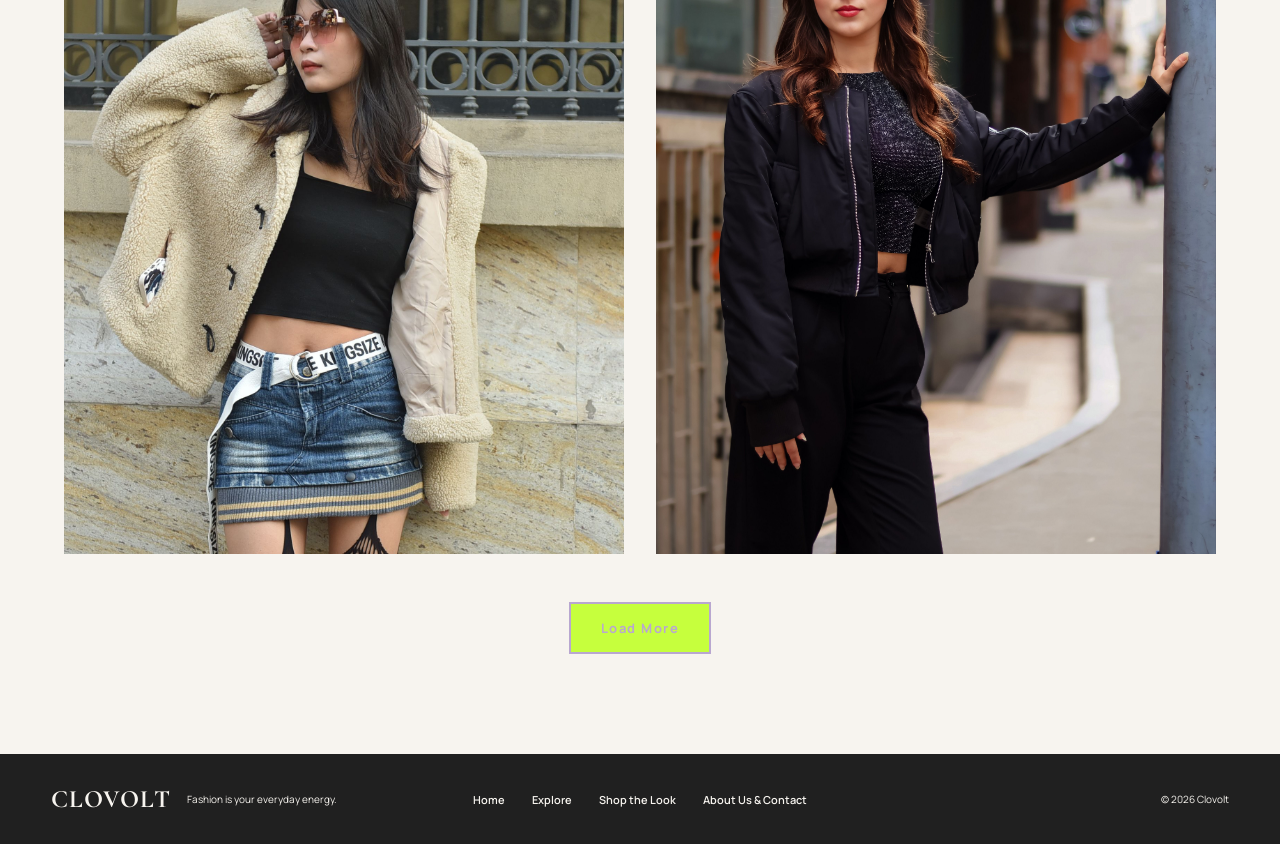
<file: shop-the-look.html>
<!DOCTYPE html>
<html lang="en">
    <head>
        <meta charset="UTF-8">

        <meta 
            name="viewport"
            content="width=device-width, initial-scale=1.0"
        >

        <meta
            name="description"
            content="Explore complete Clovolt outfits and discover the individual pieces behind every look."
        >

        <title>Clovolt | Shop the Look</title>

        <link rel="preconnect" href="https://fonts.googleapis.com">

        <link
            rel="preconnect"
            href="https://fonts.gstatic.com"
            crossorigin
        >

        <link
            href="https://fonts.googleapis.com/css2?family=Cormorant+Garamond:wght@400;500;600;700&family=Manrope:wght@400;500;600;700&display=swap"
            rel="stylesheet"
        >

        <link
            rel="stylesheet"
            href="https://cdnjs.cloudflare.com/ajax/libs/font-awesome/6.7.2/css/all.min.css"
        >

        <link rel="stylesheet" href="css/style.css">
    </head>

    <body>
        <div id="header-container"></div>

        <main class="shop-page">
            <section class="page-introduction">
                <h1>Shop the Look</h1>

                <div class="page-title-line" aria-hidden="true"></div>

                <p class="page-description">
                    Discover complete outfits and explore every piece behind each look.
                </p>

                <form
                    class="content-search"
                    id="shop-search-form"
                    role="search">

                    <div class="search-field">
                        <i class="fa-brands fa-searchengin" aria-hidden="true"></i>

                        <input
                            type="search"
                            id="shop-search-input"
                            name="search"
                            placeholder="Search looks by style or description..."
                            aria-label="Search looks by style or description"
                            autocomplete="off"
                        >
                    </div>

                    <button class="search-button" type="submit">Search</button>
                </form>
            </section>

            <section class="content-filters" aria-labelledby="style-filter-heading">
                <h2 id="style-filter-heading">Browse by Style</h2>

                <div 
                    class="filter-list"
                    role="group"
                    aria-label="Filter looks by style">

                    <button
                        class="filter-button active"
                        type="button"
                        data-style="all"
                        aria-pressed="true">
                    
                        All Looks
                    </button>

                    <button
                        class="filter-button"
                        type="button"
                        data-style="casual"
                        aria-pressed="false">

                        Casual
                    </button>

                    <button
                        class="filter-button"
                        type="button"
                        data-style="streetwear"
                        aria-pressed="false">

                        Streetwear
                    </button>

                    <button
                        class="filter-button"
                        type="button"
                        data-style="sporty"
                        aria-pressed="false">

                        Sporty
                    </button>

                    <button
                        class="filter-button"
                        type="button"
                        data-style="chic"
                        aria-pressed="false">

                        Chic
                    </button>
                </div>
            </section>

            <section class="results-section" aria-labelledby="shop-results-heading">
                <div class="section-heading">
                    <h2 id="shop-results-heading">All Looks</h2>

                    <p
                        class="results-count"
                        id="shop-results-count"
                        aria-live="polite">
                    </p>
                </div>

                <div class="shop-look-grid" id="shop-look-grid">
                    <p class="loading-message">Loading looks...</p>
                </div>

                <p 
                    class="no-results-message"
                    id="shop-no-results"
                    role="status"
                    hidden>

                    No looks match your search or selected style.
                </p>

                <div 
                    class="load-more-container"
                    id="shop-load-more-container"
                    hidden>

                    <button
                        class="load-more-button"
                        id="shop-load-more-button"
                        type="button">

                        Load More
                    </button>
                </div>
            </section>
        </main>

        <div id="footer-container"></div>

        <script src="js/header.js"></script>
        <script src="js/footer.js"></script>
        <script type="module" src="js/shop-the-look.js"></script>
    </body>
</html>
</file>
<file: css/style.css>
/* =========================
   GLOBAL STYLES
========================= */

:root {
    --warm-white: #f7f4ef;
    --charcoal-black: #202020;
    --soft-beige: #ded5c8;
    --electric-lime: #c6ff3d;
    --muted-lavender: #b9a7d0;

    --heading-font: "Cormorant Garamond", serif;
    --body-font: "Manrope", sans-serif;
}

* {
    margin: 0;
    padding: 0;
    box-sizing: border-box;
}

html {
    scroll-behavior: smooth;
}

body {
    min-height: 100vh;
    display: flex;
    flex-direction: column;
    color: var(--charcoal-black);
    background-color: var(--warm-white);
    font-family: var(--body-font);
}

main {
    flex: 1;
}

h1,
h2,
h3,
h4,
h5,
h6 {
    font-family: var(--heading-font);
}

a {
    color: inherit;
    text-decoration: none;
}

button {
    padding: 0;
    color: inherit;
    background: none;
    border: none;
    font: inherit;
    cursor: pointer;
}

.section-label {
    margin-bottom: 8px;
    color: var(--muted-lavender);
    font-size: 11px;
    font-weight: 700;
    letter-spacing: 4px;
}

.loading-message,
.error-message {
    grid-column: 1 / -1;
    padding: 40px;
    color: var(--charcoal-black);
    font-size: 14px;
    line-height: 22px;
    text-align: center;
}

@media (prefers-reduced-motion: reduce) {
    html {
        scroll-behavior: auto;
    }

    *,
    *::before,
    *::after {
        animation-duration: 0.01ms !important;
        animation-iteration-count: 1 !important;
        transition-duration: 0.01ms !important;
    }
}



/* =========================
   HEADER STYLE
========================= */

#header-container {
    width: 100%;
    position: sticky;
    top: 0;
    z-index: 1000;
}

.site-header {
    width: 100%;
    background-color: var(--warm-white);
    border-bottom: 1px solid var(--soft-beige);
}

.header-top {
    min-height: 120px;
    padding: 20px 4%;
    display: flex;
    justify-content: space-between;
    align-items: center;
    gap: 30px;
}

.logo {
    display: flex;
    align-items: center;
    gap: 14px;
    flex-shrink: 0;
}

.logo-symbol {
    width: 88px;
    height: 72px;
    position: relative;
    flex-shrink: 0;
}

.letter-c {
    width: 65px;
    height: 65px;
    border: 15px solid var(--charcoal-black);
    border-radius: 50%;
    border-right-color: transparent;
}

.lightning-bolt {
    position: absolute;
    top: 4px;
    left: 42px;
    color: var(--electric-lime);
    font-size: 45px;
    transform: rotate(-5deg);
}

.logo-content {
    display: flex;
    flex-direction: column;
    align-items: flex-start;
}

.logo-name {
    font-family: var(--heading-font);
    font-size: 47px;
    font-weight: 600;
    line-height: 0.9;
    letter-spacing: 1px;
    white-space: nowrap;
}

.logo-line {
    position: relative;
    width: 100%;
    height: 3px;
    margin: 8px 0;
    background-color: var(--muted-lavender);
}

.logo-line::after {
    content: "";
    position: absolute;
    top: 50%;
    right: -16px;
    width: 8px;
    height: 8px;
    background-color: var(--electric-lime);
    border-radius: 50%;
    transform: translateY(-50%);
}

.logo-motto {
    font-family: var(--body-font);
    font-size: 9px;
    font-weight: 700;
    letter-spacing: 4px;
    white-space: nowrap;
}

.header-actions {
    display: flex;
    align-items: center;
    gap: 12px;
    flex-shrink: 0;
}

.favorites-link,
.menu-button {
    display: flex;
    justify-content: center;
    align-items: center;
    width: 42px;
    height: 42px;
    color: var(--charcoal-black);
    font-size: 24px;
    border-radius: 50%;
    transition: 
        color 0.3s ease,
        background-color 0.3s ease,
        transform 0.3s ease;
}

.favorites-link:hover,
.menu-button:hover {
    background-color: var(--electric-lime);
    color: var(--muted-lavender);
    transform: scale(1.05);
}

.navigation-menu {
    display: none;
    padding: 24px 4%;
    background-color: var(--muted-lavender);
}

.navigation-menu.open {
    display: flex;
    justify-content: center;
    align-items: center;
    gap: 45px;
}

.navigation-menu > a {
    color: var(--warm-white);
    font-size: 15px;
    font-weight: 600;
    letter-spacing: 1px;
    transition: color 0.3s ease;
}

.navigation-menu > a:hover {
    color: var(--electric-lime);
}

.navigation-menu > a[aria-current="page"] {
    color: var(--electric-lime);
    text-decoration: underline;
    text-underline-offset: 6px;
}

.menu-button:focus-visible,
.logo:focus-visible,
.favorites-link:focus-visible,
.navigation-menu > a:focus-visible {
    outline: 3px solid var(--electric-lime);
    outline-offset: 4px;
}



/* =========================
   FOOTER STYLE
========================= */

.site-footer {
    width: 100%;
    padding: 30px 4%;
    display: grid;
    grid-template-columns: 1fr auto 1fr;
    align-items: center;
    gap: 40px;
    color: var(--warm-white);
    background-color: var(--charcoal-black);
}

.footer-brand {
    grid-column: 1;
    justify-self: start;
    display: flex;
    align-items: center;
    gap: 16px;
}

.footer-logo {
    font-family: var(--heading-font);
    font-size: 25px;
    font-weight: 700;
    letter-spacing: 1px;
    white-space: nowrap;
    transition: color 0.3s ease;
}

.footer-logo:hover {
    color: var(--electric-lime);
}

.footer-brand > p {
    font-size: 10px;
    line-height: 1.5;
    white-space: nowrap;
}

.footer-navigation {
    grid-column: 2;
    justify-self: center;
    display: flex;
    align-items: center;
    justify-content: center;
    gap: 27px;
}

.footer-navigation > a {
    font-size: 11px;
    font-weight: 600;
    white-space: nowrap;
    transition: color 0.3s ease;
}

.footer-navigation > a:hover {
    color: var(--electric-lime);
}

.footer-copyright {
    grid-column: 3;
    justify-self: end;
    font-size: 10px;
    line-height: 1.5;
    white-space: nowrap;
}

.footer-logo:focus-visible,
.footer-navigation a:focus-visible {
    outline: 3px solid var(--electric-lime);
    outline-offset: 4px;
}



/* =========================
   SHARED PAGE INTRODUCTIONS
========================= */

.page-introduction {
    width: min(1400px, 90%);
    margin: 0 auto;
    padding: 30px 0 40px;
    text-align: center;
}

.page-introduction-contained {
    width: 100%;
}

.page-introduction > h1 {
    margin-bottom: 15px;
    font-size: 60px;
    font-weight: 600;
    line-height: 1;
}

.page-title-line {
    width: 70px;
    height: 4px;
    margin: 0 auto 20px;
    background-color: var(--electric-lime);
}

.page-title-line-lavender {
    background-color: var(--muted-lavender);
}

.page-description {
    max-width: 600px;
    margin: 0 auto;
    font-size: 16px;
    line-height: 27px;
}

.page-description-wide {
    max-width: 620px;
}



/* =========================
   SHARED SECTION HEADINGS
========================= */

.section-heading {
    margin-bottom: 42px;
    display: flex;
    align-items: flex-end;
    justify-content: space-between;
    gap: 30px;
}

.section-heading > div {
    min-width: 0;
}

.section-heading h2 {
    margin: 0;
    font-size: clamp(42px, 5vw, 65px);
    font-weight: 600;
    line-height: 1;
}



/* =========================
   SHARED SEARCH
========================= */

.content-search {
    width: 100%;
    max-width: 760px;
    margin: 32px auto 0;
    display: flex;
    gap: 12px;
}

.search-field {
    min-width: 0;
    display: flex;
    align-items: center;
    flex: 1;
    gap: 12px;
    padding: 0 18px;
    background-color: var(--warm-white);
    border: 2px solid var(--soft-beige);
    transition: border-color 0.2s ease;
}

.search-field:focus-within {
    border-color: var(--muted-lavender);
}

.search-field i {
    flex-shrink: 0;
    color: var(--muted-lavender);
    font-size: 18px;
}

.search-field input {
    width: 100%;
    padding: 15px 0;
    color: var(--charcoal-black);
    background-color: transparent;
    border: none;
    outline: none;
    font: inherit;
}

.search-field input::placeholder {
    color: var(--charcoal-black);
    opacity: 0.6;
}

.search-button {
    padding: 15px 26px;
    color: var(--electric-lime);
    background-color: var(--muted-lavender);
    font-size: 14px;
    font-weight: 700;
    letter-spacing: 1px;
    transition:
        color 0.2s ease,
        background-color 0.2s ease,
        transform 0.2s ease;
}

.search-button:hover {
    color: var(--muted-lavender);
    background-color: var(--electric-lime);
    transform: translateY(-2px);
}



/* =========================
   SHARED FILTERS
========================= */

.content-filters {
    width: min(1400px, 90%);
    margin: 0 auto;
    padding: 0 0 50px;
    text-align: center;
}

.content-filters h2 {
    margin-bottom: 26px;
    font-size: 38px;
    font-weight: 600;
    line-height: 1;
}

.filter-list {
    display: flex;
    flex-wrap: wrap;
    justify-content: center;
    gap: 12px;
}

.filter-button {
    padding: 12px 20px;
    color: var(--charcoal-black);
    background-color: transparent;
    border: 2px solid var(--muted-lavender);
    font-size: 13px;
    font-weight: 700;
    letter-spacing: 0.5px;
    transition:
        color 0.2s ease,
        background-color 0.2s ease,
        border-color 0.2s ease,
        transform 0.2s ease;
}

.filter-button:hover,
.filter-button.active {
    color: var(--muted-lavender);
    background-color: var(--electric-lime);
    border-color: var(--electric-lime);
    transform: translateY(-2px);
}



/* =========================
   SHARED RESULTS
========================= */

.results-section {
    width: min(1400px, 90%);
    margin: 0 auto;
    padding: 50px 0 100px;
    border-top: 1px solid var(--soft-beige);
}

.results-count {
    padding-bottom: 7px;
    color: var(--muted-lavender);
    font-size: 13px;
    font-weight: 700;
    text-align: right;
}

.no-results-message {
    padding: 50px 20px;
    color: var(--muted-lavender);
    font-size: 15px;
    font-weight: 600;
    text-align: center;
}

.load-more-container {
    margin-top: 48px;
    display: flex;
    justify-content: center;
}

.load-more-container[hidden] {
    display: none;
}

.load-more-button {
    padding: 15px 30px;
    color: var(--muted-lavender);
    background-color: var(--electric-lime);
    border: 2px solid var(--muted-lavender);
    font-size: 13px;
    font-weight: 700;
    letter-spacing: 1.5px;
    transition:
        color 0.2s ease,
        background-color 0.2s ease,
        border-color 0.2s ease,
        transform 0.2s ease;
}

.load-more-button:hover {
    color: var(--electric-lime);
    background-color: var(--muted-lavender);
    border-color: var(--electric-lime);
    transform: translateY(-2px);
}

.search-button:focus-visible,
.filter-button:focus-visible,
.load-more-button:focus-visible {
    outline: 3px solid var(--electric-lime);
    outline-offset: 3px;
}



/* =========================
   SHARED ARTICLE CARDS
========================= */

.articles-grid {
    display: grid;
    grid-template-columns: repeat(3, 1fr);
    gap: 28px;
}

.article-card {
    background-color: var(--warm-white);
}

.article-image {
    position: relative;
    height: 430px;
    overflow: hidden;
    background-color: var(--soft-beige);
}

.article-image > img {
    width: 100%;
    height: 100%;
    display: block;
    object-fit: cover;
    transition: transform 0.5s ease;
}

.article-card:hover > .article-image > img {
    transform: scale(1.04);
}

.article-category {
    position: absolute;
    bottom: 18px;
    left: 18px;
    padding: 8px 12px;
    color: var(--muted-lavender);
    background-color: var(--electric-lime);
    font-size: 10px;
    font-weight: 700;
    letter-spacing: 1.5px;
    text-transform: uppercase;
}

.article-favorite {
    position: absolute;
    top: 18px;
    right: 18px;
    width: 42px;
    height: 42px;
    color: var(--charcoal-black);
    background-color: var(--warm-white);
    border-radius: 50%;
    font-size: 19px;
    transition:
        color 0.3s ease,
        background-color 0.3s ease;
}

.article-favorite:hover,
.article-favorite.saved {
    color: var(--muted-lavender);
    background-color: var(--electric-lime);
}

.article-content {
    padding: 25px;
}

.article-meta {
    margin-bottom: 14px;
    display: flex;
    gap: 18px;
    color: var(--charcoal-black);
    font-size: 11px;
    font-weight: 600;
    text-transform: uppercase;
}

.article-content > h3 {
    margin-bottom: 13px;
    color: var(--charcoal-black);
    font-size: 31px;
    font-weight: 600;
    line-height: 1.05;
}

.article-excerpt {
    margin-bottom: 20px;
    color: var(--charcoal-black);
    font-size: 14px;
    line-height: 1.7;
}

/* Scoped që të mos konfliktojë me linkun në Explore. */
.article-card .read-article-link {
    display: inline-flex;
    align-items: center;
    gap: 10px;
    color: var(--charcoal-black);
    font-size: 12px;
    font-weight: 700;
    letter-spacing: 1px;
    transition:
        gap 0.3s ease,
        color 0.3s ease;
}

.article-card .read-article-link:hover {
    gap: 16px;
    color: var(--muted-lavender);
}

.article-favorite:focus-visible,
.article-card .read-article-link:focus-visible {
    outline: 3px solid var(--electric-lime);
    outline-offset: 4px;
}



/* =========================
   SHARED LOOK CARDS
========================= */

.shop-look-grid {
    display: grid;
    grid-template-columns: repeat(2, minmax(0, 1fr));
    gap: 32px;
}

.shop-look-card {
    position: relative;
    overflow: hidden;
    background-color: var(--soft-beige);
}

.shop-look-link {
    height: 100%;
    display: block;
    overflow: hidden;
}

.shop-look-image {
    width: 100%;
    aspect-ratio: 4 / 5;
    display: block;
    object-fit: cover;
    transition: transform 0.4s ease;
}

.shop-look-link:hover .shop-look-image {
    transform: scale(1.03);
}

.shop-favorite-button {
    position: absolute;
    top: 18px;
    right: 18px;
    z-index: 2;
    width: 44px;
    height: 44px;
    display: grid;
    place-items: center;
    color: var(--muted-lavender);
    background-color: var(--electric-lime);
    border: 2px solid var(--muted-lavender);
    border-radius: 50%;
    font-size: 18px;
    transition:
        color 0.2s ease,
        background-color 0.2s ease,
        transform 0.2s ease;
}

.shop-favorite-button:hover,
.shop-favorite-button.saved {
    color: var(--muted-lavender);
    background-color: var(--electric-lime);
}

.shop-favorite-button:hover {
    transform: scale(1.08);
}

.shop-look-link:focus-visible,
.shop-favorite-button:focus-visible {
    outline: 3px solid var(--electric-lime);
    outline-offset: 3px;
}



/* =========================
   SHARED DETAIL PAGES
========================= */

.detail-page {
    width: min(1400px, 90%);
    margin: 0 auto;
    padding: 30px 0 100px;
}

.detail-favorite-button {
    position: absolute;
    right: 0;
    bottom: 0;
    width: 54px;
    height: 54px;
    display: grid;
    place-items: center;
    color: var(--muted-lavender);
    background-color: var(--warm-white);
    border: 2px solid var(--electric-lime);
    border-radius: 50%;
    font-size: 20px;
    transition:
        background-color 0.2s ease,
        transform 0.2s ease;
}

.detail-favorite-button:hover,
.detail-favorite-button.saved {
    background-color: var(--electric-lime);
}

.detail-favorite-button:hover {
    transform: translateY(-2px);
}

.detail-favorite-button:focus-visible {
    outline: 3px solid var(--electric-lime);
    outline-offset: 4px;
}



/* =========================
   HOME PAGE
========================= */

.hero-carousel {
    position: relative;
    width: min(1400px, 90%);
    margin: 10px auto 60px;
    overflow: hidden;
    background-color: var(--soft-beige);
}

.carousel-slides {
    position: relative;
}

.carousel-slide {
    display: none;
    grid-template-columns: 1fr 0.85fr;
    height: 415px;
}

.carousel-slide.active {
    display: grid;
}

.slide-content {
    display: flex;
    flex-direction: column;
    justify-content: center;
    align-items: flex-start;
    padding: 28px 48px 48px;
}

.carousel-slide:nth-child(odd) > .slide-image {
    order: -1;
}

.slide-image {
    height: 100%;
    overflow: hidden;
}

.slide-image > img {
    width: 100%;
    height: 100%;
    object-fit: cover;
    object-position: center;
    display: block;
}

.slide-number {
    margin-bottom: 10px;
    color: var(--muted-lavender);
    font-size: 14px;
    font-weight: 700;
    letter-spacing: 2px;
}

.slide-category {
    margin-bottom: 8px;
    color: var(--charcoal-black);
    font-size: 13px;
    font-weight: 700;
    letter-spacing: 2px;
}

.slide-content > h1,
.slide-content > h2 {
    max-width: 480px;
    margin-bottom: 14px;
    color: var(--charcoal-black);
    font-size: 46px;
    font-weight: 600;
    line-height: 47px;
}

.slide-description {
    max-width: 480px;
    margin-bottom: 18px;
    color: var(--charcoal-black);
    font-size: 16px;
    line-height: 27px;
}

.slide-link {
    display: inline-flex;
    align-items: center;
    gap: 12px;
    padding: 14px 22px;
    background-color: var(--muted-lavender);
    color: var(--electric-lime);
    font-size: 14px;
    font-weight: 700;
    letter-spacing: 1px;
    transition: 
        background-color 0.3s ease,
        color 0.3s ease,
        transform 0.3s ease;
}

.slide-link:hover {
    background-color: var(--electric-lime);
    color: var(--muted-lavender);
    transform: translateY(-2px);
}

.carousel-arrow {
    position: absolute;
    top: 50%;
    z-index: 2;
    width: 48px;
    height: 48px;
    background-color: transparent;
    color: var(--charcoal-black);
    font-size: 22px;
    transform: translateY(-50%);
    transition: 
        background-color 0.3s ease,
        color 0.3s ease;
}

.carousel-arrow:hover {
    color: var(--muted-lavender);
    background-color: var(--electric-lime);
}

.previous-slide {
    left: 10px;
}

.next-slide {
    right: 10px;
}

.carousel-indicators {
    position: absolute;
    bottom: 20px;
    left: 50%;
    z-index: 2;
    display: flex;
    gap: 10px;
    transform: translateX(-50%);
}

.carousel-indicator {
    position: relative;
    width: 44px;
    height: 44px;
    padding: 0;
    background: transparent;
    border: none;
    cursor: pointer;
}

.carousel-indicator::before {
    content: "";
    position: absolute;
    top: 50%;
    left: 50%;
    width: 32px;
    height: 4px;
    transform: translate(-50%, -50%);
    background-color: var(--muted-lavender);
    transition: background-color 0.2s ease;
}

.carousel-indicator.active::before {
    background-color: var(--electric-lime);
}

.carousel-indicator:hover {
    opacity: 1;
}

.slide-link:focus-visible,
.carousel-arrow:focus-visible,
.carousel-indicator:focus-visible {
    outline: 3px solid var(--electric-lime);
    outline-offset: 3px;
}

.latest-posts {
    width: min(1400px, 90%);
    margin: 0 auto 50px;
    padding: 50px 0 50px;
    color: var(--warm-white);
    background-color: var(--charcoal-black);
    box-shadow: 0 0 0 100vmax var(--charcoal-black);
    clip-path: inset(0 -100vmax);
}

.section-label-dark {
    color: var(--electric-lime);
}

.view-all-link {
    padding-bottom: 7px;
    display: flex;
    align-items: center;
    gap: 12px;
    font-size: 13px;
    font-weight: 700;
    border-bottom: 2px solid var(--electric-lime);
}

.view-all-link:hover {
    color: var(--muted-lavender);
}

.categories-section {
    width: min(1400px, 90%);
    margin: 40px auto 0; 
    padding: 20px 0 110px;
}

.categories-grid {
    display: grid;
    grid-template-columns: repeat(3, 1fr);
    grid-template-rows: 310px 310px;
    gap: 22px;
}

.category-card {
    position: relative;
    display: block;
    overflow: hidden;
    color: var(--warm-white);
    background-color: var(--charcoal-black);
}

.category-card-large {
    grid-row: 1 / 3;
}

.category-card-wide {
    grid-column: 2 / 4;
}

.category-card > img {
    width: 100%;
    height: 100%;
    display: block;
    object-fit: cover;
    transition: transform 0.6s ease;
}

.category-card:hover > img {
    transform: scale(1.07);
}

.category-card::after {
    content: "";
    position: absolute;
    inset: 0;
    z-index: 1;
    pointer-events: none;
    background: linear-gradient(
        to top,
        rgba(32, 32, 32, 0.9),
        rgba(32, 32, 32, 0.05)
    );
    transition: background 0.4s ease;
}

.category-card:hover::after {
    background: linear-gradient(
        to top,
        rgba(32, 32, 32, 0.95),
        rgba(32, 32, 32, 0.2)
    );
}

.category-content {
    position: absolute;
    inset: 0;
    z-index: 2;
    padding: 25px;
    display: flex;
    flex-direction: column;
    justify-content: flex-end;
}

.category-content > span {
    position: absolute;
    top: 22px;
    left: 24px;
    color: var(--electric-lime);
    font-size: 12px;
    font-weight: 700;
    letter-spacing: 2px;
}

.category-content > h3 {
    margin-bottom: 7px;
    color: var(--warm-white);
    font-size: 35px;
    font-weight: 600;
    line-height: 1;
}

.category-content > p {
    max-width: 390px;
    margin: 0;
    color: var(--warm-white);
    font-size: 13px;
    line-height: 1.5;
}

.category-arrow {
    position: absolute;
    right: 24px;
    bottom: 24px;
    width: 43px;
    height: 43px;
    display: flex;
    align-items: center;
    justify-content: center;
    color: var(--muted-lavender);
    background-color: var(--electric-lime);
    border-radius: 50%;
    transform: translateX(70px);
    transition: transform 0.4s ease;
}

.category-card:hover > .category-content > .category-arrow {
    transform: translateX(0);
}

.article-of-day {
    width: min(1400px, 90%);
    min-height: 650px;
    margin: 0 auto 110px;
    display: grid;
    grid-template-columns: 52% 48%;
    background-color: var(--soft-beige);
}

.article-of-day-image {
    position: relative;
    min-height: 650px;
    overflow: hidden;
    background-color: var(--charcoal-black);
}

.article-of-day-image > img {
    position: absolute;
    width: 100%;
    height: 100%;
    display: block;
    object-fit: cover;
    object-position: center;
    transition: transform 0.7s ease;
}

.article-of-day:hover > .article-of-day-image > img {
    transform: scale(1.03);
}

.featured-badge {
    position: absolute;
    top: 25px;
    left: 25px;
    padding: 10px 14px;
    color: var(--muted-lavender);
    background-color: var(--electric-lime);
    font-size: 10px;
    font-weight: 700;
    letter-spacing: 2px;
}

.article-of-day-content {
    padding: 65px;
    display: flex;
    flex-direction: column;
    justify-content: center;
    align-items: flex-start;
}

.article-day-heading {
    margin-bottom: 32px;
    display: flex;
    align-items: center;
    gap: 14px;
}

.article-day-heading::before {
    content: "";
    width: 45px;
    height: 3px;
    flex-shrink: 0;
    background-color: var(--muted-lavender);
}

.article-day-heading > p {
    margin: 0;
    font-size: 10px;
    font-weight: 700;
    letter-spacing: 3px;
}

.article-day-category {
    margin-bottom: 12px;
    color: var(--muted-lavender);
    font-size: 15px;
    font-weight: 700;
    letter-spacing: 3px;
}

.article-of-day-content > h2 {
    margin-bottom: 22px;
    font-size: clamp(45px, 5vw, 72px);
    font-weight: 600;
    line-height: 0.95;
}

.article-day-meta {
    margin-bottom: 25px;
    display: flex;
    flex-wrap: wrap;
    gap: 10px 22px;
    color: var(--charcoal-black);
    font-size: 11px;
    font-weight: 600;
    text-transform: uppercase;
}

.article-day-description {
    max-width: 560px;
    margin-bottom: 32px;
    color: var(--charcoal-black);
    font-size: 15px;
    line-height: 1.8;
}

.article-day-button {
    padding: 15px 22px;
    display: inline-flex;
    align-items: center;
    gap: 13px;
    color: var(--electric-lime);
    background-color: var(--muted-lavender);
    font-size: 12px;
    font-weight: 700;
    letter-spacing: 1px;
    transition: 
        gap 0.3s ease,
        color 0.3s ease,
        background-color 0.3s ease;
}

.article-day-button:hover {
    gap: 20px;
    color: var(--muted-lavender);
    background-color: var(--electric-lime);
}

.shop-look-preview {
    padding: 40px 5%;
    color: var(--warm-white);
    background-color: var(--charcoal-black);
}

.shop-look-heading {
    width: 100%;
    max-width: 1400px;
    margin: 0 auto 48px;
    display: flex;
    align-items: flex-end;
    justify-content: space-between;
    gap: 50px;
}

.shop-look-heading .section-label {
    margin: 0 0 10px;
    color: var(--electric-lime);
    font-size: 11px;
    font-weight: 700;
    line-height: 16px;
    letter-spacing: 3px;
}

.shop-look-heading h2 {
    margin: 0;
    color: var(--warm-white);
    font-size: 56px;
    font-weight: 600;
    line-height: 1;
}

.shop-look-intro {
    width: 100%;
    max-width: 420px;
    margin: 0;
    color: var(--soft-beige);
    font-size: 14px;
    font-weight: 400;
    line-height: 24px;
}

.featured-look {
    display: grid;
    grid-template-columns: 55% 45%;
    width: 100%;
    max-width: 1400px;
    height: 720px;
    margin: 0 auto;
    overflow: hidden;
    background-color: var(--warm-white);
}

.featured-look-image {
    position: relative;
    width: 100%;
    height: 100%;
    overflow: hidden;
    background-color: var(--soft-beige);
}

.featured-look-image > img {
    display: block;
    width: 100%;
    height: 100%;
    object-fit: cover;
    object-position: center top;
    transition: transform 0.7s ease;
}

.featured-look:hover > .featured-look-image > img {
    transform: scale(1.03);
}

.featured-look-hotspot {
    position: absolute;
    z-index: 3;
    transform: translate(-50%, -50%);
    display: flex;
    align-items: center;
    justify-content: center;
    width: 39px;
    height: 39px;
    color: var(--muted-lavender);
    background-color: var(--electric-lime);
    border: 3px solid var(--warm-white);
    border-radius: 50%;
    font-family: var(--body-font);
    font-size: 12px;
    font-weight: 700;
    line-height: 12px;
    box-shadow: 0 5px 18px rgba(32, 32, 32, 0.25);
    animation: hotspot-pulse 2s infinite;
}

@keyframes hotspot-pulse {
    0% {
        box-shadow: 
            0 0 0 0 rgba(198, 255, 61, 0.70),
            0 5px 18px rgba(32, 32, 32, 0.25);
    }

    70% {
        box-shadow: 
            0 0 0 12px rgba(198, 255, 61, 0),
            0 5px 18px rgba(32, 32, 32, 0.25); 
    }

    100% {
        box-shadow: 
            0 0 0 0 rgba(198, 255, 61, 0),
            0 5px 18px rgba(32, 32, 32, 0.25);
    }
}

.look-details {
    min-width: 0;
    min-height: 0;
    padding: 45px;
    display: flex;
    flex-direction: column;
    color: var(--charcoal-black);
    background-color: var(--warm-white);
}

.look-style {
    margin: 0 0 12px;
    color: var(--muted-lavender);
    font-size: 11px;
    font-weight: 700;
    line-height: 16px;
    letter-spacing: 3px;
    text-transform: uppercase;
}

.look-name {
    margin: 0 0 20px;
    color: var(--charcoal-black);
    font-size: 52px;
    font-weight: 600;
    line-height: 52px;
}

.look-description {
    margin: 0 0 38px;
    padding-bottom: 32px;
    color: var(--charcoal-black);
    border-bottom: 1px solid var(--soft-beige);
    font-size: 14px;
    font-weight: 400;
    line-height: 24px;
}

.look-products {
    min-height: 0;
    margin: 0;
    padding: 0 12px 0 0;
    flex: 1;
    overflow-y: auto;
    list-style: none;
    scrollbar-width: thin;
    scrollbar-color: 
        var(--muted-lavender)
        var(--soft-beige);
}

.look-products::-webkit-scrollbar {
    width: 6px;
}

.look-products::-webkit-scrollbar-track {
    background-color: var(--soft-beige);
}

.look-products::-webkit-scrollbar-thumb {
    background-color: var(--muted-lavender);
    border-radius: 10px;
}

.look-product {
    display: grid;
    grid-template-columns: 42px 1fr;
    gap: 18px;
    align-items: start;
    padding: 20px 0;
    border-bottom: 1px solid var(--soft-beige);
}

.look-product:first-child {
    padding-top: 0;
}

.look-product:last-child {
    padding-bottom: 0;
    border-bottom: none;
}

.product-number {
    width: 36px;
    height: 36px;
    display: flex;
    align-items: center;
    justify-content: center;
    color: var(--muted-lavender);
    background-color: var(--electric-lime);
    border-radius: 50%;
    font-size: 12px;
    font-weight: 700;
    line-height: 12px;
}

.product-info {
    min-width: 0;
}

.product-category {
    margin: 0 0 5px;
    color: var(--muted-lavender);
    font-size: 10px;
    font-weight: 700;
    line-height: 14px;
    letter-spacing: 2px;
    text-transform: uppercase;
}

.product-name {
    margin: 0 0 5px;
    color: var(--charcoal-black);
    font-size: 23px;
    font-weight: 600;
    line-height: 27px;
}

.product-detail {
    margin: 0;
    color: var(--charcoal-black);
    font-size: 12px;
    font-weight: 400;
    line-height: 19px;
}

.product-link {
    display: inline-flex;
    align-items: center;
    gap: 9px;
    color: inherit;
    text-decoration: none;
    transition: color 0.2s ease;
}

.product-link > i {
    color: var(--muted-lavender);
    font-size: 11px;
    transition:
        color 200ms ease,
        transform 0.2s ease;
}

.product-link:hover {
    color: var(--muted-lavender);
}

.product-link:hover > i {
    color: var(--electric-lime);
    transform: translate(2px, -2px);
}

.shop-look-action {
    width: 100%;
    max-width: 1400px;
    margin: 36px auto 0;
    display: flex;
    justify-content: flex-end;
}

.shop-look-button {
    display: inline-flex;
    align-items: center;
    justify-content: center;
    gap: 12px;
    padding: 14px 22px;
    color: var(--electric-lime);
    background-color: var(--muted-lavender);
    border: 1px solid var(--electric-lime);
    font-family: var(--body-font);
    font-size: 12px;
    font-weight: 700;
    line-height: 18px;
    letter-spacing: 1px;
    transition:
        color 0.2s ease,
        background-color 0.2s ease,
        transform 0.2s ease;
}

.shop-look-button:hover {
    color: var(--muted-lavender);
    background-color: transparent;
    transform: translateY(-2px);
}

.shop-look-button > i {
    font-size: 12px;
    transition: transform 0.2s ease;
}

.shop-look-button:hover > i {
    transform: translateX(4px);
}

.view-all-link:focus-visible,
.category-card:focus-visible,
.article-day-button:focus-visible,
.product-link:focus-visible,
.shop-look-button:focus-visible {
    outline: 3px solid var(--electric-lime);
    outline-offset: 4px;
}



/* =========================
   EXPLORE PAGE
========================= */

.explore-articles-grid {
    display: grid;
    gap: 36px;
}

.explore-article-card {
    height: 380px;
    display: flex;
    overflow: hidden;
    background-color: var(--warm-white);
    border: 1px solid var(--soft-beige);
}

.explore-article-card:nth-child(even) {
    flex-direction: row-reverse;
}

.explore-article-image-container {
    position: relative;
    width: 45%;
    height: 100%;
    flex-shrink: 0;
    overflow: hidden;
}

.explore-article-image {
    width: 100%;
    height: 100%;
    display: block;
    object-fit: cover;
}

.explore-article-content {
    width: 55%;
    padding: 36px;
    display: flex;
    flex-direction: column;
    justify-content: center;
}

.explore-article-category {
    margin-bottom: 12px;
    color: var(--muted-lavender);
    font-size: 13px;
    font-weight: 700;
    letter-spacing: 2px;
    text-transform: uppercase;
}

.explore-article-content > h3 {
    margin-bottom: 16px;
    color: var(--charcoal-black);
    font-size: 30px;
    line-height: 1.15;
}

.explore-article-excerpt {
    margin-bottom: 24px;
    color: var(--charcoal-black);
    line-height: 1.6;
}

.explore-article-meta {
    display: flex;
    gap: 18px;
    color: var(--muted-lavender);
    font-size: 13px;
}

.explore-article-card .read-article-link {
    width: fit-content;
    margin-top: 28px;
    padding-bottom: 5px;
    color: var(--charcoal-black);
    font-size: 13px;
    font-weight: 700;
    letter-spacing: 1.5px;
    border-bottom: 3px solid var(--electric-lime);
    transition:
        color 0.3s ease,
        border-color 0.3s ease;
}

.explore-article-card .read-article-link:hover {
    color: var(--muted-lavender);
    border-color: var(--muted-lavender);
}

.explore-article-number {
    position: absolute;
    top: 20px;
    left: 20px;
    z-index: 1;
    width: 50px;
    height: 50px;
    display: grid;
    place-items: center;
    color: var(--muted-lavender);
    background-color: var(--electric-lime);
    border: 2px solid var(--muted-lavender);
    font-size: 18px;
    font-weight: 800;
    letter-spacing: 1px;
}

.explore-favorite-button {
    position: absolute;
    top: 20px;
    right: 20px;
    z-index: 1;
    width: 50px;
    height: 50px;
    display: grid;
    place-items: center;
    color: var(--muted-lavender);
    background-color: var(--warm-white);
    border: 2px solid var(--muted-lavender);
    font-size: 20px;
    transition:
        color 0.3s ease,
        background-color 0.3s ease,
        border-color 0.3s ease,
        transform 0.3s ease;
}

.explore-favorite-button:hover {
    color: var(--muted-lavender);
    background-color: var(--electric-lime);
    border-color: var(--electric-lime);
    transform: translateY(-2px);
}

.explore-favorite-button.saved {
    color: var(--muted-lavender);
    background-color: var(--electric-lime);
    border-color: var(--electric-lime);
}

.explore-article-card .read-article-link:focus-visible,
.explore-favorite-button:focus-visible {
    outline: 3px solid var(--electric-lime);
    outline-offset: 3px;
}



/* =========================
   ARTICLE PAGE
========================= */

.article-detail-back-link {
    width: fit-content;
    display: inline-flex;
    align-items: center;
    gap: 9px;
    font-size: 12px;
    font-weight: 600;
    letter-spacing: 1px;
    transition:
        color 0.2s ease,
        gap 0.2s ease;
}

.article-detail-back-link:hover {
    gap: 14px;
    color: var(--muted-lavender);
}

.article-detail-header {
    position: relative;
    max-width: 950px;
    margin: 35px auto 40px;
    text-align: center;
}

.article-detail-category {
    margin-bottom: 16px;
    color: var(--muted-lavender);
    font-size: 12px;
    font-weight: 700;
    letter-spacing: 3px;
    text-transform: uppercase;
}

.article-detail-title {
    font-size: clamp(45px, 6vw, 78px);
    font-weight: 600;
    line-height: 1;
}

.article-detail-title::after {
    content: "";
    width: 100%;
    height: 4px;
    margin: 24px auto;
    display: block;
    background-color: var(--electric-lime);
}

.article-detail-excerpt {
    max-width: 750px;
    margin: 0 auto 22px;
    font-size: 17px;
    line-height: 28px;
}

.article-detail-meta {
    display: flex;
    align-items: center;
    justify-content: center;
    gap: 10px;
    color: var(--muted-lavender);
    font-size: 11px;
    font-weight: 600;
    letter-spacing: 1px;
}

.article-detail-image-container {
    width: fit-content;
    max-width: 950px;
    margin: 0 auto;
    padding: 10px;
    background-color: var(--soft-beige);
    border: 1px solid var(--muted-lavender);
    box-shadow: 15px 15px 0 var(--electric-lime);
}

.article-detail-image {
    width: auto;
    max-width: 100%;
    max-height: 800px;
    display: block;
    object-fit: contain;
}

.article-detail-body {
    max-width: 850px;
    margin: 65px auto 0;
    padding: 55px 60px;
    border: 1px solid var(--muted-lavender);
    box-shadow: 0 18px 50px rgba(32, 32, 32, 0.30);
}

.article-detail-body > p {
    margin-bottom: 28px;
    font-size: 17px;
    line-height: 1.9;
}

.article-detail-body > p:first-child::first-letter {
    margin: 7px 9px 0 0;
    float: left;
    color: var(--muted-lavender);
    font-family: var(--heading-font);
    font-size: 68px;
    font-weight: 600;
    line-height: 50px;
}

.article-detail-body > p:last-child {
    margin-bottom: 0;
}

.article-detail-actions {
    max-width: 850px;
    margin: 35px auto 0;
    padding: 25px 0;
    display: flex;
    align-items: center;
    justify-content: space-between;
    gap: 25px;
    border-bottom: 1px solid var(--soft-beige);
}

.article-detail-save-button {
    display: inline-flex;
    align-items: center;
    gap: 9px;
    font-weight: 600;
    transition: color 0.2s ease;
}

.article-detail-save-button:hover,
.article-detail-save-button.saved {
    color: var(--muted-lavender);
}

.related-articles {
    max-width: 1100px;
    margin: 55px auto 0;
}

.related-articles-title {
    margin-bottom: 35px;
    text-align: center;
}

.related-articles-title::after {
    content: "";
    width: 95px;
    height: 3px;
    margin: 12px auto 0;
    display: block;
    background-color: var(--muted-lavender);
}

.related-articles-grid {
    display: grid;
    grid-template-columns: repeat(2, 1fr);
    gap: 30px;
}

.related-article-card {
    border: 1px solid var(--soft-beige);
    transition:
        border-color 0.2s ease,
        transform 0.2s ease,
        box-shadow 0.2s ease;
}

.related-article-card:hover {
    border-color: var(--muted-lavender);
    box-shadow: 0 12px 30px rgba(32, 32, 32, 0.08);
    transform: translateY(-4px);
}

.related-article-card-link {
    height: 100%;
    display: grid;
    grid-template-columns: 180px 1fr;
}

.related-article-image {
    width: 100%;
    height: 100%;
    min-height: 180px;
    display: block;
    object-fit: cover;
}

.related-article-info {
    padding: 25px;
    display: flex;
    align-items: flex-start;
    flex-direction: column;
}

.related-article-category {
    margin-bottom: 10px;
    color: var(--muted-lavender);
    font-size: 12px;
    font-weight: 600;
    letter-spacing: 1px;
    text-transform: uppercase;
}

.related-article-title {
    margin-bottom: 12px;
    font-size: 20px;
    line-height: 1.3;
}

.related-article-meta {
    display: flex;
    align-items: center;
    flex-wrap: wrap;
    gap: 7px;
    font-size: 13px;
}

.related-article-read-link {
    margin-top: auto;
    padding-top: 22px;
    display: inline-flex;
    align-items: center;
    gap: 8px;
    font-size: 13px;
    font-weight: 600;
}

.related-article-read-link > i {
    transition: transform 0.2s ease;
}

.related-article-card:hover .related-article-read-link > i {
    transform: translateX(4px);
}

.article-detail-back-link:focus-visible,
.article-detail-save-button:focus-visible,
.related-article-card-link:focus-visible {
    outline: 3px solid var(--electric-lime);
    outline-offset: 4px;
}



/* =========================
   LOOK PAGE
========================= */

.look-back-link {
    width: fit-content;
    display: inline-flex;
    align-items: center;
    gap: 9px;
    font-size: 13px;
    font-weight: 700;
    transition:
        gap 0.2s ease,
        color 0.2s ease;
}

.look-back-link:hover {
    gap: 14px;
    color: var(--muted-lavender);
}

.look-detail-header {
    position: relative;
    max-width: 1000px;
    margin: 40px auto 50px;
    padding: 0 115px;
    text-align: center;
}

.look-detail-style {
    margin-bottom: 14px;
    color: var(--muted-lavender);
    font-size: 12px;
    font-weight: 700;
    letter-spacing: 3px;
    text-transform: uppercase;
}

.look-detail-title {
    font-size: clamp(48px, 6vw, 76px);
    font-weight: 600;
    line-height: 1;
}

.look-title-line {
    width: 100px;
    height: 4px;
    margin: 22px auto;
    background-color: var(--muted-lavender);
}

.look-detail-description {
    max-width: 720px;
    margin: 0 auto 20px;
    font-size: 17px;
    line-height: 28px;
}

.look-detail-meta {
    display: flex;
    align-items: center;
    justify-content: center;
    flex-wrap: wrap;
    gap: 9px;
    color: var(--muted-lavender);
    font-size: 11px;
    font-weight: 600;
    letter-spacing: 1px;
}

.look-detail-divider {
    margin-bottom: 45px;
    border: 0;
    border-top: 1px solid var(--soft-beige);
}

.look-showcase {
    display: grid;
    grid-template-columns:
        minmax(0, 1.08fr)
        minmax(360px, 0.92fr);
    align-items: start;
    gap: 34px;
}

.look-column-heading {
    margin-bottom: 17px;
    font-size: 27px;
    font-weight: 700;
    letter-spacing: 0.5px;
    text-transform: uppercase;
}

.look-product-heading-row {
    display: flex;
    align-items: center;
    justify-content: space-between;
    gap: 20px;
}

.look-image-column,
.look-products-column {
    min-width: 0;
}

.look-image-panel {
    position: sticky;
    top: 110px;
}

.look-image-container {
    position: relative;
    padding: 10px;
    background-color: var(--soft-beige);
    border: 1px solid var(--muted-lavender);
    box-shadow: 13px 13px 0 var(--electric-lime);
}

.look-main-image {
    width: 100%;
    height: auto;
    display: block;
}

.look-hotspot {
    position: absolute;
    top: var(--hotspot-top);
    left: var(--hotspot-left);
    z-index: 2;
    width: 42px;
    height: 42px;
    display: grid;
    place-items: center;
    color: var(--charcoal-black);
    background-color: var(--electric-lime);
    border: 2px solid var(--charcoal-black);
    border-radius: 50%;
    box-shadow: 0 4px 12px rgba(32, 32, 32, 0.2);
    font-size: 13px;
    font-weight: 700;
    transform: translate(-50%, -50%);
    transition:
        color 0.2s ease,
        background-color 0.2s ease,
        border-color 0.2s ease,
        transform 0.2s ease;
}

.look-hotspot:hover,
.look-hotspot.active {
    color: var(--electric-lime);
    background-color: var(--muted-lavender);
    border-color: var(--electric-lime);
    transform: translate(-50%, -50%) scale(1.12);
}

.look-products-scroll {
    overflow-y: auto;
    padding: 3px 14px 3px 3px;
    scrollbar-color:
        var(--muted-lavender)
        var(--soft-beige);
    scrollbar-width: thin;
    scrollbar-gutter: stable;
}

.look-products-scroll::-webkit-scrollbar {
    width: 8px;
}

.look-products-scroll::-webkit-scrollbar-track {
    background-color: var(--soft-beige);
}

.look-products-scroll::-webkit-scrollbar-thumb {
    background-color: var(--muted-lavender);
}

.look-products-list {
    display: grid;
    gap: 18px;
}

.look-product-card {
    min-height: 150px;
    padding: 23px;
    display: flex;
    flex-direction: column;
    background-color: var(--warm-white);
    border: 1px solid var(--muted-lavender);
    transition:
        border-color 0.2s ease,
        box-shadow 0.2s ease,
        transform 0.2s ease;
}

.look-product-card:hover,
.look-product-card.highlighted {
    border-color: var(--electric-lime);
    box-shadow: 7px 7px 0 var(--muted-lavender);
    transform: translateY(-2px);
}

.look-product-header {
    display: flex;
    align-items: flex-start;
    gap: 15px;
}

.look-product-number {
    width: 38px;
    height: 38px;
    flex-shrink: 0;
    display: grid;
    place-items: center;
    color: var(--charcoal-black);
    background-color: var(--electric-lime);
    border: 2px solid var(--charcoal-black);
    border-radius: 50%;
    font-size: 12px;
    font-weight: 700;
}

.look-product-info {
    min-width: 0;
}

.look-product-category {
    margin-bottom: 4px;
    color: var(--muted-lavender);
    font-size: 10px;
    font-weight: 700;
    letter-spacing: 1.5px;
    text-transform: uppercase;
}

.look-product-name {
    font-family: var(--body-font);
    font-size: 16px;
    font-weight: 700;
    line-height: 23px;
}

.look-product-detail {
    margin: 9px 0 0 53px;
    color: var(--charcoal-black);
    font-size: 12px;
    line-height: 20px;
    opacity: 0.75;
}

.look-product-link {
    width: fit-content;
    margin: auto 0 0 53px;
    padding-top: 18px;
    display: inline-flex;
    align-items: center;
    gap: 7px;
    color: var(--charcoal-black);
    font-size: 11px;
    font-weight: 700;
    letter-spacing: 0.8px;
    text-transform: uppercase;
    transition:
        gap 0.2s ease,
        color 0.2s ease;
}

.look-product-link:hover {
    gap: 11px;
    color: var(--muted-lavender);
}

.look-no-products {
    padding: 45px 20px;
    color: var(--muted-lavender);
    text-align: center;
}

.look-not-found {
    max-width: 650px;
    margin: 80px auto;
    padding: 60px 40px;
    border: 1px solid var(--muted-lavender);
    text-align: center;
}

.look-not-found-icon {
    margin-bottom: 20px;
    color: var(--muted-lavender);
    font-size: 34px;
}

.look-not-found h1 {
    margin-bottom: 15px;
    font-size: 44px;
}

.look-not-found p {
    margin-bottom: 28px;
    font-size: 15px;
    line-height: 24px;
}

.look-not-found-link {
    padding: 14px 23px;
    display: inline-flex;
    align-items: center;
    gap: 9px;
    color: var(--muted-lavender);
    background-color: var(--electric-lime);
    border: 2px solid var(--muted-lavender);
    font-size: 12px;
    font-weight: 700;
    transition:
        color 0.2s ease,
        background-color 0.2s ease,
        transform 0.2s ease;
}

.look-not-found-link:hover {
    color: var(--electric-lime);
    background-color: var(--muted-lavender);
    transform: translateY(-2px);
}

.look-back-link:focus-visible,
.look-hotspot:focus-visible,
.look-product-link:focus-visible,
.look-not-found-link:focus-visible {
    outline: 3px solid var(--electric-lime);
    outline-offset: 4px;
}



/* =========================
   FAVORITES PAGE
========================= */

.favorites-page {
    width: min(1400px, 90%);
    margin: 0 auto;
    padding-bottom: 100px;
}

.favorites-summary {
    margin-bottom: 32px;
    padding: 24px 30px;
    display: grid;
    grid-template-columns: minmax(0, 1fr) auto;
    align-items: center;
    gap: 32px;
    background-color: var(--warm-white);
    border: 1px solid var(--soft-beige);
}

.favorites-summary-main {
    min-width: 0;
}

.favorites-total-count {
    font-family: var(--body-font);
    font-size: 22px;
    line-height: 1.25;
}

.favorites-summary-counts {
    display: flex;
    align-items: stretch;
}

.favorites-summary-counts > p {
    min-width: 125px;
    padding: 4px 24px;
    display: flex;
    align-items: baseline;
    justify-content: center;
    gap: 7px;
    border-left: 2px solid var(--muted-lavender);
}

.favorites-summary-counts strong {
    font-size: 18px;
}

.favorites-summary-counts span {
    font-size: 11px;
    font-weight: 700;
    letter-spacing: 1px;
    text-transform: uppercase;
}

.favorites-tabs {
    width: min(560px, 100%);
    margin: 0 auto 50px;
    display: grid;
    grid-template-columns: repeat(2, minmax(0, 1fr));
}

.favorites-tab {
    min-height: 50px;
    padding: 12px 22px;
    color: var(--charcoal-black);
    background-color: var(--warm-white);
    border: 2px solid var(--muted-lavender);
    font-size: 12px;
    font-weight: 700;
    letter-spacing: 1px;
    text-transform: uppercase;
    transition:
        color 0.2s ease,
        background-color 0.2s ease,
        transform 0.2s ease;
}

.favorites-tab + .favorites-tab {
    border-left: none;
}

.favorites-tab:hover,
.favorites-tab.active {
    color: var(--muted-lavender);
    background-color: var(--electric-lime);
}

.favorites-tab:hover {
    transform: translateY(-2px);
}

.favorites-panel[hidden] {
    display: none;
}

.favorites-section-heading {
    margin-bottom: 30px;
    padding-bottom: 14px;
    border-bottom: 1px solid var(--soft-beige);
}

.favorites-section-heading h2 {
    font-size: clamp(36px, 4vw, 50px);
}

.favorites-panel-count {
    padding-bottom: 4px;
    color: var(--muted-lavender);
    font-size: 12px;
    font-weight: 700;
    text-align: right;
}

.favorites-page .article-card {
    overflow: hidden;
    border: 1px solid var(--soft-beige);
}

.favorites-page .article-image {
    height: 370px;
}

.favorites-page .article-content > h3 {
    font-size: 28px;
}

.favorites-empty-state {
    grid-column: 1 / -1;
    min-height: 260px;
    padding: 45px 24px;
    display: flex;
    flex-direction: column;
    align-items: center;
    justify-content: center;
    text-align: center;
    border: 1px solid var(--soft-beige);
}

.favorites-empty-state h3 {
    margin-bottom: 12px;
    font-size: 34px;
    font-weight: 600;
}

.favorites-empty-state p {
    max-width: 470px;
    margin-bottom: 24px;
    color: var(--muted-lavender);
    font-size: 14px;
    line-height: 1.7;
}

.favorites-empty-link {
    padding: 14px 24px;
    display: inline-flex;
    align-items: center;
    gap: 10px;
    color: var(--muted-lavender);
    background-color: var(--electric-lime);
    border: 2px solid var(--muted-lavender);
    font-size: 12px;
    font-weight: 700;
    letter-spacing: 1px;
    text-transform: uppercase;
    transition:
        color 0.2s ease,
        background-color 0.2s ease,
        transform 0.2s ease;
}

.favorites-empty-link:hover {
    color: var(--electric-lime);
    background-color: var(--muted-lavender);
    transform: translateY(-2px);
}

.favorites-tab:focus-visible,
.favorites-empty-link:focus-visible {
    outline: 3px solid var(--electric-lime);
    outline-offset: 4px;
}



/* =========================
   ABOUT & CONTACT PAGE
========================= */

.about-contact-page {
    padding: 0 0 100px;
}

.about-story {
    width: min(1400px, 90%);
    margin: 0 auto;
    padding: 0 0 70px;
    display: grid;
    grid-template-columns: minmax(0, 1.1fr) minmax(380px, 0.9fr);
    align-items: center;
}

.about-story-media {
    position: relative;
    height: 500px;
    margin: 0;
    overflow: hidden;
    background-color: var(--soft-beige);
    border: 1px solid var(--charcoal-black);
}

.about-story-image {
    width: 100%;
    height: 100%;
    display: block;
    object-fit: cover;
}

.about-story-content {
    position: relative;
    z-index: 1;
    margin-left: -50px;
    padding: 55px;
    background-color: var(--warm-white);
    border: 1px solid var(--charcoal-black);
}

.about-story-content h2 {
    margin-bottom: 25px;
    font-size: clamp(38px, 4vw, 56px);
    font-weight: 600;
    line-height: 1.05;
}

.about-story-highlight {
    position: relative;
    z-index: 0;
    width: fit-content;
    display: block;
}

.about-story-highlight::after {
    content: "";
    position: absolute;
    right: 0;
    bottom: 2px;
    left: 0;
    z-index: -1;
    height: 9px;
    background-color: var(--electric-lime);
}

.about-story-content > p:not(.section-label) {
    margin-bottom: 18px;
    font-size: 15px;
    line-height: 26px;
}

.about-story-content > p:last-child {
    margin-bottom: 0;
}

.about-values {
    width: min(1400px, 90%);
    margin: 0 auto;
    padding: 0 0 80px;
}

.about-values-heading {
    margin-bottom: 35px;
    text-align: center;
}

.about-values-heading h2 {
    font-size: 38px;
    font-weight: 600;
    line-height: 1;
}

.about-values-line {
    width: 75px;
    height: 3px;
    margin: 13px auto 0;
    background-color: var(--muted-lavender);
}

.about-values-grid {
    display: grid;
    grid-template-columns: repeat(3, minmax(0, 1fr));
    gap: 28px;
    list-style: none;
}

.about-value-card {
    min-height: 180px;
    padding: 30px;
    display: flex;
    align-items: flex-start;
    gap: 22px;
    background-color: var(--warm-white);
    border: 1px solid var(--charcoal-black);
    transition:
        border-color 0.2s ease,
        box-shadow 0.2s ease,
        transform 0.2s ease;
}

.about-value-card:hover {
    border-color: var(--muted-lavender);
    box-shadow: 9px 9px 0 var(--electric-lime);
    transform: translate(-3px, -3px);
}

.about-value-number {
    width: 48px;
    height: 48px;
    flex-shrink: 0;
    display: grid;
    place-items: center;
    color: var(--muted-lavender);
    background-color: var(--electric-lime);
    border: 2px solid var(--muted-lavender);
    border-radius: 50%;
    font-size: 12px;
    font-weight: 800;
}

.about-value-content h3 {
    margin-bottom: 12px;
    font-family: var(--body-font);
    font-size: 15px;
    font-weight: 800;
    letter-spacing: 1px;
    text-transform: uppercase;
}

.about-value-content p {
    font-size: 13px;
    line-height: 22px;
}

.contact-section {
    width: min(1400px, 90%);
    margin: 0 auto;
    padding: 48px;
    display: grid;
    grid-template-columns: minmax(260px, 0.75fr) minmax(0, 1.25fr);
    gap: 55px;
    color: var(--warm-white);
    background-color: var(--charcoal-black);
}

.contact-information {
    padding: 15px 0;
}

.contact-section-label {
    margin-bottom: 10px;
    color: var(--electric-lime);
    font-size: 10px;
    font-weight: 700;
    letter-spacing: 3px;
}

.contact-information h2 {
    margin-bottom: 12px;
    font-size: clamp(40px, 5vw, 60px);
    font-weight: 600;
    line-height: 1;
}

.contact-introduction {
    max-width: 390px;
    font-size: 14px;
    line-height: 24px;
}

.contact-information-line {
    width: 100%;
    max-width: 390px;
    height: 3px;
    margin: 28px 0 36px;
    background-color: var(--muted-lavender);
}

.contact-details h3 {
    margin-bottom: 25px;
    color: var(--electric-lime);
    font-family: var(--body-font);
    font-size: 11px;
    font-weight: 800;
    letter-spacing: 2px;
    text-transform: uppercase;
}

.contact-detail {
    margin-bottom: 28px;
}

.contact-detail:last-child {
    margin-bottom: 0;
}

.contact-detail-label {
    margin-bottom: 7px;
    font-size: 12px;
    font-weight: 700;
}

.contact-detail > a,
.contact-detail > p:last-child {
    color: var(--soft-beige);
    font-size: 13px;
    line-height: 22px;
}

.contact-detail > a {
    display: inline-block;
    transition: color 0.2s ease;
}

.contact-detail > a:hover {
    color: var(--electric-lime);
}

.contact-form-container {
    padding: 40px;
    color: var(--charcoal-black);
    background-color: var(--warm-white);
}

.contact-form-container > h2 {
    margin-bottom: 28px;
    font-family: var(--body-font);
    font-size: 18px;
    font-weight: 800;
    letter-spacing: 1px;
    text-transform: uppercase;
}

.contact-form {
    display: flex;
    flex-direction: column;
    gap: 20px;
}

.contact-form-row {
    display: grid;
    grid-template-columns: repeat(2, minmax(0, 1fr));
    gap: 22px;
}

.contact-form-field {
    min-width: 0;
    display: flex;
    flex-direction: column;
}

.contact-form-field label {
    margin-bottom: 8px;
    font-size: 10px;
    font-weight: 800;
    letter-spacing: 1.5px;
    text-transform: uppercase;
}

.contact-form-field input,
.contact-form-field textarea {
    width: 100%;
    padding: 14px 15px;
    color: var(--charcoal-black);
    background-color: var(--warm-white);
    border: 1px solid var(--charcoal-black);
    border-radius: 0;
    outline: none;
    font: inherit;
    font-size: 13px;
    transition:
        border-color 0.2s ease,
        box-shadow 0.2s ease;
}

.contact-form-field textarea {
    min-height: 160px;
    resize: vertical;
    line-height: 22px;
}

.contact-form-field input::placeholder,
.contact-form-field textarea::placeholder {
    color: var(--charcoal-black);
    opacity: 0.45;
}

.contact-form-field input:focus,
.contact-form-field textarea:focus {
    border-color: var(--muted-lavender);
    box-shadow: 0 0 0 2px var(--muted-lavender);
}

.contact-form-field.has-error input,
.contact-form-field.has-error textarea {
    border-color: #b42318;
}

.contact-form-error {
    min-height: 18px;
    padding-top: 6px;
    color: #b42318;
    font-size: 11px;
    font-weight: 600;
    line-height: 16px;
}

.contact-submit-button {
    width: fit-content;
    min-width: 175px;
    padding: 15px 25px;
    color: var(--muted-lavender);
    background-color: var(--electric-lime);
    border: 2px solid var(--muted-lavender);
    font-size: 12px;
    font-weight: 800;
    letter-spacing: 1px;
    text-transform: uppercase;
    transition:
        color 0.2s ease,
        background-color 0.2s ease,
        border-color 0.2s ease,
        transform 0.2s ease;
}

.contact-submit-button:hover:not(:disabled) {
    color: var(--electric-lime);
    background-color: var(--muted-lavender);
    border-color: var(--electric-lime);
    transform: translateY(-2px);
}

.contact-submit-button:disabled {
    cursor: wait;
    opacity: 0.65;
}

.contact-form-status {
    padding: 13px 15px;
    font-size: 12px;
    font-weight: 700;
    line-height: 20px;
    border: 1px solid currentColor;
}

.contact-form-status.sending {
    color: var(--muted-lavender);
}

.contact-form-status.success {
    color: var(--charcoal-black);
    background-color: var(--electric-lime);
    border-color: var(--muted-lavender);
}

.contact-form-status.error {
    color: #b42318;
    background-color: var(--warm-white);
    border-color: #b42318;
}

.contact-detail > a:focus-visible,
.contact-form-field input:focus-visible,
.contact-form-field textarea:focus-visible,
.contact-submit-button:focus-visible {
    outline: 3px solid var(--electric-lime);
    outline-offset: 3px;
}



/* =========================
   TABLET — 900PX
========================= */

@media (max-width: 900px) {
    /* =========================
        HEADER
    ========================= */

    .header-top {
        min-height: 90px;
        padding: 15px 4%;
        gap: 15px;
    }

    .logo-symbol {
        width: 64px;
        height: 52px;
    }

    .letter-c {
        width: 47px;
        height: 47px;
        border-width: 11px;
    }

    .lightning-bolt {
        top: 3px;
        left: 30px;
        font-size: 32px;
    }

    .logo-name {
        font-size: 32px;
    }

    .logo-line {
        margin: 6px 0;
    }

    .logo-motto {
        font-size: 6px;
        letter-spacing: 2.2px;
    }

    .header-actions {
        gap: 6px;
    }

    .favorites-link,
    .menu-button {
        width: 36px;
        height: 36px;
        font-size: 20px;
    }

    .navigation-menu.open {
        flex-direction: column;
        gap: 20px;
    }


    /* =========================
        FOOTER
    ========================= */

    .site-footer {
        padding: 30px 5%;
        grid-template-columns: 1fr;
        justify-items: center;
        row-gap: 24px;
        text-align: center;
    }

    .footer-brand {
        grid-column: 1;
        grid-row: 1;
        justify-self: center;
        flex-direction: column;
        gap: 5px;
    }

    .footer-navigation {
        grid-column: 1;
        grid-row: 2;
        justify-self: center;
        flex-wrap: wrap;
        gap: 16px 24px;
    }

    .footer-copyright {
        grid-column: 1;
        grid-row: 3;
        justify-self: center;
    }


    /* =========================
       SHARED STYLES
    ========================= */

    .page-introduction {
        padding: 25px 0 35px;
    }

    .page-introduction > h1 {
        font-size: 50px;
    }

    .content-filters {
        padding-bottom: 40px;
    }

    .content-filters h2 {
        font-size: 34px;
    }

    .results-section {
        padding: 40px 0 80px;
    }

    .section-heading {
        margin-bottom: 36px;
    }

    .load-more-container {
        margin-top: 42px;
    }

    .articles-grid {
        grid-template-columns: 1fr;
    }

    .article-card {
        width: 100%;
        max-width: 650px;
        justify-self: center;
    }

    .article-image {
        height: 500px;
    }

    .shop-look-grid {
        gap: 24px;
    }

    .detail-page {
        width: 92%;
        padding-bottom: 80px;
    }


    /* =========================
       HOME PAGE
    ========================= */

    .hero-carousel {
        width: calc(100% - 32px);
        margin: 10px auto 32px;
    }

    .carousel-slide {
        height: auto;
        grid-template-columns: 1fr;
    }

    .slide-image {
        order: -1;
        width: 100%;
        height: 400px;
        min-height: 0;
    }

    .slide-content {
        height: auto;
        min-height: 400px;
        padding: 40px 48px 70px;
    }

    .slide-content > h1,
    .slide-content > h2 {
        max-width: 600px;
        font-size: 50px;
        line-height: 52px;
    }

    .slide-description {
        max-width: 560px;
    }

    .carousel-arrow {
        top: 200px;
    }

    .categories-grid {
        grid-template-columns: repeat(2, 1fr);
        grid-template-rows: 450px 310px 310px;
    }

    .category-card-large {
        grid-column: 1 / 3;
        grid-row: auto;
    }

    .category-card-wide {
        grid-column: 1 / 3;
    }

    .article-of-day {
        grid-template-columns: 1fr;
    }

    .article-of-day-image {
        min-height: 550px;
    }

    .article-of-day-content {
        padding: 55px;
    }

    .article-of-day-content > h2 {
        font-size: 58px;
    }

    .shop-look-preview {
        padding: 80px 5%;
    }

    .shop-look-heading {
        margin-bottom: 38px;
        flex-direction: column;
        align-items: flex-start;
        gap: 20px;
    }

    .shop-look-heading h2 {
        font-size: 50px;
        line-height: 50px;
    }

    .shop-look-intro {
        max-width: 560px;
    }

    .featured-look {
        height: auto;
        grid-template-columns: 1fr;
        overflow: visible;
    }

    .featured-look-image {
        height: 700px;
    }

    .look-details {
        padding: 50px 40px;
    }

    .look-name {
        font-size: 46px;
        line-height: 46px;
    }

    .look-description {
        margin-bottom: 32px;
        padding-bottom: 28px;
    }

    .look-products {
        overflow-y: visible;
        padding-right: 0;
    }


    /* =========================
       EXPLORE PAGE
    ========================= */

    .explore-articles-grid {
        gap: 28px;
    }

    .explore-article-content {
        padding: 28px;
    }

    .explore-article-content > h3 {
        font-size: 27px;
    }


    /* =========================
       ARTICLE PAGE
    ========================= */

    .article-detail-header {
        max-width: 750px;
        margin-top: 25px;
    }

    .article-detail-title {
        font-size: 58px;
    }

    .article-detail-image-container {
        max-width: 85%;
    }

    .article-detail-body {
        max-width: 85%;
        padding: 48px 45px;
    }

    .article-detail-actions {
        max-width: 85%;
    }

    .related-articles {
        max-width: 85%;
    }

    .related-articles-grid {
        grid-template-columns: 1fr;
    }


    /* =========================
       LOOK PAGE
    ========================= */

    .look-detail-header {
        max-width: 760px;
        margin-top: 32px;
        padding: 0 95px;
    }

    .look-detail-title {
        font-size: 58px;
    }

    .look-detail-description {
        font-size: 16px;
        line-height: 26px;
    }

    .look-showcase {
        grid-template-columns: 1fr;
        gap: 45px;
    }

    .look-image-column,
    .look-products-column {
        width: min(720px, 100%);
        margin: 0 auto;
    }

    .look-image-panel {
        position: static;
    }

    .look-products-scroll {
        max-height: none !important;
        overflow: visible;
        padding: 3px;
        scrollbar-gutter: auto;
    }


    /* =========================
       FAVORITES PAGE
    ========================= */

    .favorites-page {
        width: calc(100% - 32px);
        padding-bottom: 80px;
    }

    .favorites-summary {
        padding: 22px 24px;
    }

    .favorites-summary-counts > p {
        min-width: 110px;
        padding: 4px 18px;
    }


    /* =========================
       ABOUT & CONTACT PAGE
    ========================= */

    .about-story {
        padding-bottom: 60px;
        grid-template-columns: 1fr;
    }

    .about-story-media {
        height: 470px;
    }

    .about-story-content {
        width: calc(100% - 60px);
        margin: -55px auto 0;
        padding: 45px;
    }

    .about-values {
        padding-bottom: 65px;
    }

    .about-values-grid {
        grid-template-columns: 1fr;
    }

    .about-value-card {
        min-height: 0;
    }

    .contact-section {
        padding: 42px;
        grid-template-columns: 1fr;
        gap: 40px;
    }

    .contact-introduction,
    .contact-information-line {
        max-width: none;
    }
}



/* =========================
   MOBILE — 600PX
========================= */

@media (max-width: 600px) {
    /* =========================
        HEADER
    ========================= */

    .header-top {
        min-height: 76px;
        padding: 12px 3%;
    }

    .logo {
        gap: 8px;
    }

    .logo-symbol {
        width: 50px;
        height: 43px;
    }

    .letter-c {
        width: 40px;
        height: 40px;
        border-width: 9px;
    }

    .lightning-bolt {
        top: 3px;
        left: 25px;
        font-size: 27px;
    }

    .logo-name {
        font-size: 29px;
    }

    .logo-line,
    .logo-motto {
        display: none;
    }

    .navigation-menu {
        padding: 20px 4%;
    }

    .navigation-menu.open {
        gap: 18px;
    }

    .navigation-menu > a {
        font-size: 14px;
    }


    /* =========================
        FOOTER
    ========================= */

    .site-footer {
        padding: 26px 5%;
        row-gap: 20px;
    }

    .footer-navigation {
        gap: 14px 18px;
    }

    .footer-brand > p {
        white-space: normal;
    }

    .footer-copyright {
        white-space: normal;
    }


    /* =========================
       SHARED STYLES
    ========================= */

    .page-introduction {
        width: calc(100% - 32px);
        padding: 20px 0 30px;
    }

    .page-introduction-contained {
        width: 100%;
    }

    .page-introduction > h1 {
        margin-bottom: 12px;
        font-size: 42px;
    }

    .page-title-line {
        width: 60px;
        height: 3px;
        margin-bottom: 16px;
    }

    .page-description {
        font-size: 14px;
        line-height: 24px;
    }

    .content-search {
        margin-top: 26px;
        flex-direction: column;
        gap: 10px;
    }

    .search-field {
        padding: 0 15px;
    }

    .search-field input {
        padding: 14px 0;
    }

    .search-button {
        width: 100%;
        padding: 14px 20px;
    }

    .content-filters {
        width: calc(100% - 32px);
        padding-bottom: 30px;
    }

    .content-filters h2 {
        margin-bottom: 22px;
        font-size: 30px;
    }

    .filter-list {
        gap: 10px;
    }

    .filter-button {
        padding: 11px 16px;
        font-size: 12px;
    }

    .results-section {
        width: calc(100% - 32px);
        padding: 30px 0 70px;
    }

    .section-heading {
        margin-bottom: 30px;
        align-items: flex-start;
        flex-direction: column;
        gap: 14px;
    }

    .section-heading h2 {
        font-size: 38px;
    }

    .results-count {
        padding-bottom: 0;
        text-align: left;
    }

    .load-more-container {
        margin-top: 36px;
    }

    .load-more-button {
        padding: 14px 26px;
    }

    .articles-grid {
        gap: 24px;
    }

    .article-card {
        max-width: none;
    }

    .article-image {
        height: 390px;
    }

    .article-content > h3 {
        font-size: 27px;
    }

    .shop-look-grid {
        grid-template-columns: 1fr;
        gap: 22px;
    }

    .no-results-message {
        padding: 40px 16px;
    }

    .detail-page {
        width: calc(100% - 32px);
        padding: 20px 0 70px;
    }

    .detail-favorite-button {
        position: static;
        width: 48px;
        height: 48px;
        margin: 24px auto 0;
        font-size: 18px;
    }


    /* =========================
       HOME PAGE
    ========================= */

    .hero-carousel {
        width: calc(100% - 32px);
        margin: 10px auto;
    }

    .slide-image {
        height: 260px;
    }

    .slide-content {
        min-height: 260px;
        padding: 10px 20px 40px;
    }

    .slide-content > h1,
    .slide-content > h2 {
        font-size: 25px;
        line-height: 25px;
    }

    .slide-description {
        font-size: 15px;
        line-height: 25px;
    }

    .slide-link {
        padding: 13px 18px;
        font-size: 13px;
    }

    .carousel-arrow {
        top: 130px;
        width: 42px;
        height: 42px;
        font-size: 20px;
    }

    .carousel-indicators {
        bottom: 16px;
    }

    .carousel-indicator {
        width: 26px;
    }

    .latest-posts {
        width: calc(100% - 32px);
        padding: 55px 0 75px;
    }

    .latest-posts .section-heading {
        gap: 20px;
        margin-bottom: 32px;
    }

    .latest-posts .section-heading h2 {
        font-size: 42px;
    }

    .categories-section {
        width: calc(100% - 32px);
        padding: 60px 0 80px;
    }

    .categories-grid {
        grid-template-columns: 1fr;
        grid-template-rows: repeat(4, 390px);
    }

    .category-card-large,
    .category-card-wide {
        grid-column: auto;
        grid-row: auto;
    }

    .category-content {
        padding: 22px;
    }

    .category-content > h3 {
        font-size: 30px;
    }

    .category-arrow {
        right: 20px;
        bottom: 20px;
        transform: translateX(0);
    }

    .article-of-day {
        width: calc(100% - 32px);
        margin-bottom: 80px;
    }

    .article-of-day-image {
        min-height: 390px;
    }

    .article-of-day-content {
        padding: 38px 24px;
    }

    .article-day-heading {
        margin-bottom: 25px;
    }

    .article-of-day-content > h2 {
        margin-bottom: 18px;
        font-size: 42px;
        line-height: 1;
    }

    .article-day-meta {
        margin-bottom: 20px;
        gap: 8px 16px;
    }

    .article-day-description {
        margin-bottom: 27px;
        font-size: 14px;
        line-height: 1.7;
    }

    .article-day-button {
        padding: 14px 18px;
        font-size: 11px;
    }

    .featured-badge {
        top: 18px;
        left: 18px;
    }

    .shop-look-preview {
        padding: 65px 0;
    }

    .shop-look-heading {
        width: 90%;
        margin: 0 auto 28px;
        gap: 16px;
    }

    .shop-look-heading .section-label {
        margin-bottom: 8px;
        font-size: 10px;
        line-height: 14px;
        letter-spacing: 2px;
    }

    .shop-look-heading h2 {
        font-size: 42px;
        line-height: 42px;
    }

    .shop-look-intro {
        max-width: 100%;
        font-size: 13px;
        line-height: 22px;
    }

    .featured-look-image {
        height: 530px;
    }

    .featured-look-hotspot {
        width: 33px;
        height: 33px;
        border-width: 2px;
        font-size: 11px;
        line-height: 11px;
    }

    .look-details {
        padding: 42px 24px;
    }

    .look-style {
        margin-bottom: 9px;
        font-size: 10px;
        line-height: 14px;
        letter-spacing: 2px;
    }

    .look-name {
        margin-bottom: 16px;
        font-size: 38px;
        line-height: 39px;
    }

    .look-description {
        margin-bottom: 26px;
        padding-bottom: 24px;
        font-size: 13px;
        line-height: 22px;
    }

    .look-product {
        grid-template-columns: 36px 1fr;
        gap: 14px;
        padding: 17px 0;
    }

    .product-number {
        width: 32px;
        height: 32px;
        font-size: 11px;
        line-height: 11px;
    }

    .product-category {
        margin-bottom: 4px;
        font-size: 9px;
        line-height: 13px;
        letter-spacing: 1px;
    }

    .product-name {
        margin-bottom: 4px;
        font-size: 20px;
        line-height: 24px;
    }

    .product-detail {
        font-size: 11px;
        line-height: 18px;
    }

    .product-link {
        gap: 7px;
    }

    .product-link > i {
        font-size: 10px;
    }

    .shop-look-action {
        margin-top: 28px;
    }

    .shop-look-button {
        width: 100%;
        padding: 14px 18px;
        font-size: 11px;
    }


    /* =========================
       EXPLORE PAGE
    ========================= */

    .explore-articles-grid {
        gap: 24px;
    }

    .explore-article-card,
    .explore-article-card:nth-child(even) {
        height: auto;
        flex-direction: column;
    }

    .explore-article-image-container {
        width: 100%;
        height: clamp(230px, 70vw, 340px);
    }

    .explore-article-content {
        width: 100%;
        padding: 26px;
    }

    .explore-article-category {
        margin-bottom: 10px;
        font-size: 12px;
    }

    .explore-article-content > h3 {
        margin-bottom: 14px;
        font-size: 26px;
    }

    .explore-article-excerpt {
        margin-bottom: 20px;
    }

    .explore-article-meta {
        flex-wrap: wrap;
        gap: 8px 16px;
    }

    .explore-article-card .read-article-link {
        margin-top: 22px;
    }

    .explore-article-number,
    .explore-favorite-button {
        top: 16px;
        width: 44px;
        height: 44px;
    }

    .explore-article-number {
        left: 16px;
        font-size: 16px;
    }

    .explore-favorite-button {
        right: 16px;
        font-size: 18px;
    }


    /* =========================
       ARTICLE PAGE
    ========================= */

    .article-detail-header {
        margin: 20px auto 30px;
    }

    .article-detail-category {
        font-size: 10px;
        letter-spacing: 2px;
    }

    .article-detail-title {
        font-size: 42px;
    }

    .article-detail-title::after {
        width: 75px;
        height: 3px;
        margin: 19px auto;
    }

    .article-detail-excerpt {
        font-size: 15px;
        line-height: 24px;
    }

    .article-detail-meta {
        flex-wrap: wrap;
        font-size: 10px;
    }

    .article-detail-image-container {
        max-width: calc(100% - 10px);
        padding: 7px;
        box-shadow: 9px 9px 0 var(--electric-lime);
    }

    .article-detail-image {
        max-height: 550px;
    }

    .article-detail-body {
        max-width: 100%;
        margin-top: 45px;
        padding: 35px 24px;
    }

    .article-detail-body > p {
        margin-bottom: 23px;
        font-size: 15px;
        line-height: 1.8;
    }

    .article-detail-body > p:first-child::first-letter {
        margin-top: 5px;
        font-size: 56px;
        line-height: 42px;
    }

    .article-detail-actions {
        max-width: 100%;
        margin-top: 30px;
        padding: 22px 0;
        flex-wrap: wrap;
        gap: 18px;
    }

    .article-detail-back-link,
    .article-detail-save-button {
        font-size: 13px;
    }

    .related-articles {
        max-width: 100%;
        margin-top: 45px;
    }

    .related-articles-title {
        margin-bottom: 28px;
        font-size: 24px;
    }

    .related-article-card-link {
        grid-template-columns: 1fr;
    }

    .related-article-image {
        height: 210px;
        min-height: 0;
    }

    .related-article-info {
        padding: 22px;
    }

    .related-article-read-link {
        margin-top: 5px;
    }


    /* =========================
       LOOK PAGE
    ========================= */

    .look-back-link {
        font-size: 12px;
    }

    .look-detail-header {
        margin: 30px auto 35px;
        padding: 0;
    }

    .look-detail-style {
        margin-bottom: 11px;
        font-size: 10px;
        letter-spacing: 2px;
    }

    .look-detail-title {
        font-size: 42px;
    }

    .look-title-line {
        width: 75px;
        height: 3px;
        margin: 18px auto;
    }

    .look-detail-description {
        font-size: 14px;
        line-height: 23px;
    }

    .look-detail-meta {
        font-size: 10px;
        line-height: 18px;
    }

    .look-detail-divider {
        margin-bottom: 35px;
    }

    .look-showcase {
        gap: 40px;
    }

    .look-column-heading {
        margin-bottom: 14px;
        font-size: 22px;
    }

    .look-image-container {
        padding: 7px;
        box-shadow: 8px 8px 0 var(--electric-lime);
    }

    .look-hotspot {
        width: 34px;
        height: 34px;
        font-size: 11px;
    }

    .look-products-list {
        gap: 15px;
    }

    .look-product-card {
        min-height: 145px;
        padding: 19px;
    }

    .look-product-number {
        width: 34px;
        height: 34px;
    }

    .look-product-name {
        font-size: 15px;
        line-height: 21px;
    }

    .look-product-detail,
    .look-product-link {
        margin-left: 49px;
    }

    .look-not-found {
        margin: 55px auto;
        padding: 45px 22px;
    }

    .look-not-found h1 {
        font-size: 36px;
    }


    /* =========================
       FAVORITES PAGE
    ========================= */

    .favorites-page {
        width: calc(100% - 32px);
        padding-bottom: 70px;
    }

    .favorites-summary {
        margin-bottom: 26px;
        padding: 20px;
        grid-template-columns: 1fr;
        gap: 20px;
    }

    .favorites-total-count {
        font-size: 19px;
    }

    .favorites-summary-counts {
        width: 100%;
        border-top: 1px solid var(--soft-beige);
    }

    .favorites-summary-counts > p {
        width: 50%;
        min-width: 0;
        padding: 16px 10px 0;
        border-left: none;
    }

    .favorites-summary-counts > p + p {
        border-left: 2px solid var(--muted-lavender);
    }

    .favorites-tabs {
        margin-bottom: 36px;
    }

    .favorites-tab {
        min-height: 48px;
        padding: 10px 12px;
        font-size: 10px;
        letter-spacing: 0.7px;
    }

    .favorites-section-heading {
        margin-bottom: 24px;
        align-items: flex-start;
        flex-direction: row;
    }

    .favorites-section-heading h2 {
        font-size: 34px;
    }

    .favorites-panel-count {
        text-align: right;
    }

    .favorites-page .article-content {
        padding: 24px;
    }

    .favorites-empty-state {
        min-height: 240px;
        padding: 38px 20px;
    }

    .favorites-empty-state h3 {
        font-size: 30px;
    }


    /* =========================
       ABOUT & CONTACT PAGE
    ========================= */

    .about-contact-page {
        padding-bottom: 70px;
    }

    .about-story {
        width: calc(100% - 32px);
        padding-bottom: 50px;
    }

    .about-story-media {
        height: 360px;
    }

    .about-story-content {
        width: calc(100% - 24px);
        margin-top: -28px;
        padding: 30px 24px;
    }

    .about-story-content h2 {
        margin-bottom: 20px;
        font-size: 36px;
    }

    .about-story-highlight::after {
        height: 7px;
    }

    .about-story-content > p:not(.section-label) {
        font-size: 14px;
        line-height: 24px;
    }

    .about-values {
        width: calc(100% - 32px);
        padding-bottom: 50px;
    }

    .about-values-heading {
        margin-bottom: 28px;
    }

    .about-values-heading h2 {
        font-size: 32px;
    }

    .about-values-grid {
        gap: 20px;
    }

    .about-value-card {
        padding: 24px;
        gap: 18px;
    }

    .about-value-card:hover {
        box-shadow: 6px 6px 0 var(--electric-lime);
    }

    .about-value-number {
        width: 44px;
        height: 44px;
    }

    .contact-section {
        width: calc(100% - 32px);
        padding: 30px 18px;
        gap: 32px;
    }

    .contact-information {
        padding: 0 6px;
    }

    .contact-information h2 {
        font-size: 42px;
    }

    .contact-information-line {
        margin: 24px 0 30px;
    }

    .contact-form-container {
        padding: 28px 20px;
    }

    .contact-form-container > h2 {
        font-size: 16px;
    }

    .contact-form-row {
        grid-template-columns: 1fr;
        gap: 20px;
    }

    .contact-form {
        gap: 18px;
    }

    .contact-form-field input,
    .contact-form-field textarea {
        padding: 13px;
    }

    .contact-submit-button {
        width: 100%;
    }
}
</file>
